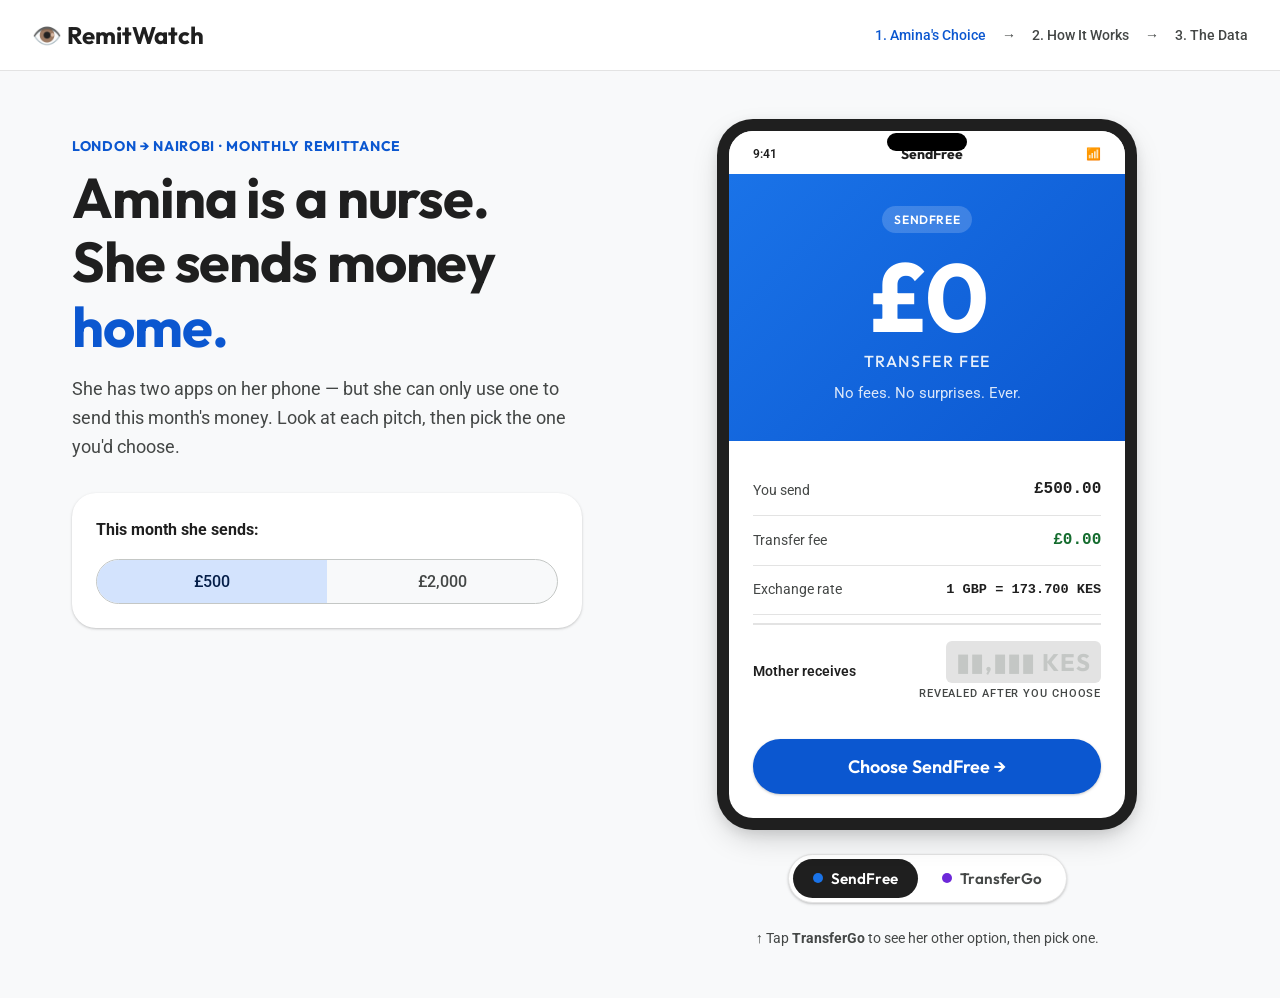
<file: index.html>
<!DOCTYPE html>
<html lang="en">
<head>
  <meta charset="UTF-8">
  <meta name="viewport" content="width=device-width, initial-scale=1.0">
  <title>RemitWatch — Amina's Story</title>
  <link rel="stylesheet" href="styles.css">
  <link href="https://fonts.googleapis.com/icon?family=Material+Symbols+Outlined" rel="stylesheet">
</head>
<body>

  <header class="top-app-bar">
    <a href="index.html" class="brand"><span>👁️</span> Remit<strong>Watch</strong></a>
    <div class="nav-steps">
      <span class="active">1. Amina's Choice</span>
      <span>→</span>
      <span>2. How It Works</span>
      <span>→</span>
      <span>3. The Data</span>
    </div>
  </header>

  <main class="container">

    <!-- ╔══════════════════════════════════════════════════════════
         ACT 1 — THE PITCH
         One app at a time. Toggle to flip the phone over.
    ══════════════════════════════════════════════════════════╗ -->
    <section class="pitch-stage" id="act1">
      <div class="pitch-intro">
        <div class="kicker">London → Nairobi &middot; Monthly Remittance</div>
        <h1 class="headline-large">Amina is a nurse.<br>She sends money <em>home.</em></h1>
        <p class="body-large">
          She has two apps on her phone — but she can only use one to send this month's money.
          Look at each pitch, then pick the one you'd choose.
        </p>

        <div class="amount-card">
          <strong>This month she sends:</strong>
          <div class="segmented-button" role="group">
            <button class="seg-btn active" onclick="setAmt(500, this)">£500</button>
            <button class="seg-btn" onclick="setAmt(2000, this)">£2,000</button>
          </div>
        </div>
      </div>

      <!-- THE PHONE — only one face visible at a time -->
      <div class="phone-stage">
        <div class="phone-frame">

          <!-- SENDFREE FACE -->
          <div class="phone-face active" id="face-a" data-app="a">
            <div class="phone-status-bar">
              <span>9:41</span>
              <span class="phone-status-name">SendFree</span>
              <span>📶</span>
            </div>

            <div class="pitch-hero ic-sf-bg">
              <div class="pitch-badge">SendFree</div>
              <div class="pitch-headline">
                <span class="pitch-zero">£0</span>
                <span class="pitch-zero-label">transfer fee</span>
              </div>
              <div class="pitch-tagline">No fees. No surprises. Ever.</div>
            </div>

            <div class="pitch-body">
              <div class="pitch-row">
                <span class="pitch-row-label">You send</span>
                <span class="pitch-row-value" id="a-send">£500.00</span>
              </div>
              <div class="pitch-row">
                <span class="pitch-row-label">Transfer fee</span>
                <span class="pitch-row-value val-green">£0.00</span>
              </div>
              <div class="pitch-row">
                <span class="pitch-row-label">Exchange rate</span>
                <span class="pitch-row-value pitch-rate-small" id="a-rate">1 GBP = 173.700 KES</span>
              </div>
              <div class="pitch-row pitch-row-total pitch-row-mystery">
                <span class="pitch-row-label">Mother receives</span>
                <span class="pitch-row-value mystery-value">
                  <span class="mystery-mask">▮▮,▮▮▮ KES</span>
                  <span class="mystery-hint">revealed after you choose</span>
                </span>
              </div>

              <button class="btn-primary pitch-choose" onclick="choose('a')">
                Choose SendFree →
              </button>
            </div>
          </div>

          <!-- TRANSFERGO FACE -->
          <div class="phone-face" id="face-b" data-app="b">
            <div class="phone-status-bar">
              <span>9:41</span>
              <span class="phone-status-name">TransferGo</span>
              <span>📶</span>
            </div>

            <div class="pitch-hero ic-tg-bg">
              <div class="pitch-badge">TransferGo</div>
              <div class="pitch-headline">
                <span class="pitch-zero pitch-zero-small">Real</span>
                <span class="pitch-zero-label">market rate</span>
              </div>
              <div class="pitch-tagline">Small upfront fee. The real exchange rate.</div>
            </div>

            <div class="pitch-body">
              <div class="pitch-row">
                <span class="pitch-row-label">You send</span>
                <span class="pitch-row-value" id="b-send">£500.00</span>
              </div>
              <div class="pitch-row">
                <span class="pitch-row-label">Transfer fee</span>
                <span class="pitch-row-value val-warn" id="b-fee">£7.15</span>
              </div>
              <div class="pitch-row">
                <span class="pitch-row-label">Exchange rate</span>
                <span class="pitch-row-value pitch-rate-small" id="b-rate">1 GBP = 175.375 KES</span>
              </div>
              <div class="pitch-row pitch-row-total pitch-row-mystery">
                <span class="pitch-row-label">Mother receives</span>
                <span class="pitch-row-value mystery-value">
                  <span class="mystery-mask">▮▮,▮▮▮ KES</span>
                  <span class="mystery-hint">revealed after you choose</span>
                </span>
              </div>

              <button class="btn-primary pitch-choose" onclick="choose('b')">
                Choose TransferGo →
              </button>
            </div>
          </div>

        </div>

        <!-- TOGGLE — flip between apps -->
        <div class="phone-toggle" role="group" aria-label="Switch between apps">
          <button class="toggle-btn active" id="toggle-a" onclick="flipTo('a')">
            <span class="toggle-dot ic-sf"></span> SendFree
          </button>
          <button class="toggle-btn" id="toggle-b" onclick="flipTo('b')">
            <span class="toggle-dot ic-tg"></span> TransferGo
          </button>
        </div>

        <p class="phone-hint" id="phone-hint">
          ↑ Tap <strong>TransferGo</strong> to see her other option, then pick one.
        </p>
      </div>
    </section>

    <!-- ╔══════════════════════════════════════════════════════════
         ACT 2 — COIN ANIMATION (committed; sending)
    ══════════════════════════════════════════════════════════╗ -->
    <div class="animation-stage" id="coin-stage">
      <h3 id="coin-lbl">Processing Transfer...</h3>
      <div class="progress-track"><div class="progress-fill" id="prog-bar"></div></div>
      <div class="coin-grid" id="coin-grid"></div>
    </div>

    <!-- ╔══════════════════════════════════════════════════════════
         ACT 3 — THE REVEAL (shortfall framing)
    ══════════════════════════════════════════════════════════╗ -->
    <div class="reveal-section" id="reveal">
      <div class="reveal-kicker" id="reveal-kicker">The real comparison</div>
      <h2 class="headline-large reveal-headline" id="reveal-hl">
        Both apps shortchanged mother.<br><em id="reveal-hl-em">Just in different ways.</em>
      </h2>

      <!-- BASELINE: what mother should have received at the honest market rate -->
      <div class="baseline-card">
        <div class="baseline-row">
          <div>
            <div class="baseline-label">At the real market rate, mother should receive</div>
            <div class="baseline-value" id="baseline-val">87,688 KES</div>
          </div>
          <div class="baseline-meta">
            <span id="baseline-amt">£500</span> · 1 GBP = <span id="baseline-rate">175.375 KES</span>
          </div>
        </div>
      </div>

      <!-- SHORTFALL BARS — the heart of the new reveal -->
      <div class="shortfall-stack">

        <div class="shortfall-row" id="sf-a">
          <div class="shortfall-header">
            <div class="shortfall-name">
              <span class="toggle-dot ic-sf"></span>
              <strong>SendFree</strong>
              <span class="shortfall-tag" id="sf-a-tag"></span>
            </div>
            <div class="shortfall-delivered" id="sf-a-delivered">86,850 KES</div>
          </div>

          <div class="shortfall-bar-wrap">
            <div class="shortfall-track" aria-label="Shortfall versus market rate">
              <div class="shortfall-delivered-bar" id="sf-a-bar" style="width: 92%;"></div>
              <div class="shortfall-lost-bar" id="sf-a-lost" style="width: 8%;"></div>
            </div>
            <div class="shortfall-lost-figure">
              <span class="shortfall-lost-amount" id="sf-a-lost-lbl">−838 KES</span>
              <span class="shortfall-lost-caption">never arrived</span>
            </div>
          </div>

          <div class="shortfall-explain">
            <span class="shortfall-mechanism">Lost to a <strong>weaker exchange rate</strong> than the market —
            SendFree quotes <strong id="sf-a-quoted-rate">173.700</strong>, the real rate is
            <strong id="sf-a-real-rate">175.375</strong>.</span>
          </div>
        </div>

        <div class="shortfall-row" id="sf-b">
          <div class="shortfall-header">
            <div class="shortfall-name">
              <span class="toggle-dot ic-tg"></span>
              <strong>TransferGo</strong>
              <span class="shortfall-tag" id="sf-b-tag"></span>
            </div>
            <div class="shortfall-delivered" id="sf-b-delivered">86,434 KES</div>
          </div>

          <div class="shortfall-bar-wrap">
            <div class="shortfall-track" aria-label="Shortfall versus market rate">
              <div class="shortfall-delivered-bar" id="sf-b-bar" style="width: 88%;"></div>
              <div class="shortfall-lost-bar" id="sf-b-lost" style="width: 12%;"></div>
            </div>
            <div class="shortfall-lost-figure">
              <span class="shortfall-lost-amount" id="sf-b-lost-lbl">−1,254 KES</span>
              <span class="shortfall-lost-caption">never arrived</span>
            </div>
          </div>

          <div class="shortfall-explain">
            <span class="shortfall-mechanism">Lost to an <strong>upfront transfer fee</strong> of
            <strong id="sf-b-fee-lbl">£7.15</strong> — shown honestly before sending.</span>
          </div>
        </div>

      </div>

      <!-- THE SCALE PUNCHLINE — animated -->
      <div class="scale-prompt">
        <div class="scale-prompt-text">
          <strong>Watch what happens at a bigger transfer.</strong>
          <span>Mother's salary, a school fee, a hospital bill.</span>
        </div>
        <div class="scale-toggle" role="group">
          <button class="scale-btn" id="scale-500" onclick="setScale(500)">£500</button>
          <button class="scale-btn active" id="scale-2000" onclick="setScale(2000)">£2,000</button>
        </div>
      </div>

      <!-- EXPANDABLE — the prose for users who want it -->
      <details class="reveal-details">
        <summary>
          <span>See the breakdown — fees, rates, real total cost</span>
          <span class="details-chevron">▾</span>
        </summary>
        <div class="reveal-details-body">
          <div class="results-grid">
            <div class="result-card" id="rc-a">
              <h3>SendFree</h3>
              <hr style="margin: 1rem 0; border: none; border-top: 1px solid var(--md-sys-color-outline-variant);">
              <div class="data-row"><span class="data-label">Mother receives</span><span class="data-value large" id="ra-val">—</span></div>
              <div class="data-row"><span class="data-label">Transfer fee</span><span class="data-value val-green">£0.00</span></div>
              <div class="data-row"><span class="data-label">Hidden FX margin</span><span class="data-value val-red" id="ra-fx">—</span></div>
              <div class="data-row"><span class="data-label"><strong>Real total cost</strong></span><span class="data-value" id="ra-pct">—</span></div>
            </div>

            <div class="result-card" id="rc-b">
              <h3>TransferGo</h3>
              <hr style="margin: 1rem 0; border: none; border-top: 1px solid var(--md-sys-color-outline-variant);">
              <div class="data-row"><span class="data-label">Mother receives</span><span class="data-value large" id="rb-val">—</span></div>
              <div class="data-row"><span class="data-label">Transfer fee</span><span class="data-value val-red" id="rb-fee">—</span></div>
              <div class="data-row"><span class="data-label">Hidden FX margin</span><span class="data-value val-green">£0.00</span></div>
              <div class="data-row"><span class="data-label"><strong>Real total cost</strong></span><span class="data-value" id="rb-pct">—</span></div>
            </div>
          </div>
          <p class="reveal-details-note">
            "Hidden FX margin" is the gap between the rate SendFree gives you and the rate the market actually offers.
            You never see it on the receipt — but mother does, in the smaller amount that arrives.
          </p>
        </div>
      </details>

      <div class="next-step-banner">
        <h2>Wait — what just happened?</h2>
        <p class="body-large" style="margin: 1rem auto;">
          Before we show you the global data, follow the money through the full system — every fee type explained, step by step.
        </p>
        <div style="display: flex; gap: 1rem; justify-content: center; flex-wrap: wrap;">
          <button class="btn-outlined" style="width: auto; padding: 12px 24px;" onclick="resetAll()">
            ↺ Try again with a different app
          </button>
          <a href="concepts.html" class="btn-primary" style="width: auto; padding: 12px 32px; text-decoration: none; display: inline-block;">
            How does it work? &rarr;
          </a>
        </div>
      </div>
    </div>
  </main>

  <script>
    // ─────────────────────────────────────────────────────────
    // STATE
    // ─────────────────────────────────────────────────────────
    const MID = 175.375;
    const A_RATE = 173.700;
    const FEES = { 500: { fee: 7.15 }, 2000: { fee: 14.50 } };

    let amt = 500;
    let picked = null;
    let sending = false;
    let visited = { a: true, b: false }; // SendFree shown first by design

    // ─────────────────────────────────────────────────────────
    // HELPERS
    // ─────────────────────────────────────────────────────────
    const fmt = n => Number(n).toLocaleString(undefined, { maximumFractionDigits: 0 });

    function calcA(a) {
      return {
        gets: Math.round(a * A_RATE),
        fxLoss: +(a - a * A_RATE / MID).toFixed(2),
        pct: +((1 - A_RATE / MID) * 100).toFixed(2)
      };
    }
    function calcB(a) {
      const f = FEES[a] || FEES[500];
      return {
        gets: Math.round((a - f.fee) * MID),
        fee: f.fee,
        pct: +(f.fee / a * 100).toFixed(2)
      };
    }

    // ─────────────────────────────────────────────────────────
    // PITCH SCREEN UPDATES
    // ─────────────────────────────────────────────────────────
    function updateCards() {
      const fee = (FEES[amt] || FEES[500]).fee;

      document.getElementById('a-send').textContent = '£' + amt.toFixed(2);
      document.getElementById('a-rate').textContent = '1 GBP = ' + A_RATE.toFixed(3) + ' KES';

      document.getElementById('b-send').textContent = '£' + amt.toFixed(2);
      document.getElementById('b-fee').textContent = '£' + fee.toFixed(2);
      document.getElementById('b-rate').textContent = '1 GBP = ' + MID.toFixed(3) + ' KES';
    }

    function setAmt(v, btn) {
      if (sending) return;
      amt = v;
      document.querySelectorAll('.seg-btn').forEach(b => b.classList.remove('active'));
      btn.classList.add('active');
      updateCards();
      // If reveal is already open, fold it so they re-commit at the new amount.
      if (document.getElementById('reveal').classList.contains('show')) {
        resetAll();
      }
    }

    // Flip the phone to show the other app
    function flipTo(id) {
      if (sending) return;
      document.querySelectorAll('.phone-face').forEach(f => f.classList.remove('active'));
      document.getElementById('face-' + id).classList.add('active');

      document.querySelectorAll('.toggle-btn').forEach(t => t.classList.remove('active'));
      document.getElementById('toggle-' + id).classList.add('active');

      visited[id] = true;
      updateHint();
    }

    function updateHint() {
      const hint = document.getElementById('phone-hint');
      if (visited.a && visited.b) {
        hint.innerHTML = "Seen both? Pick the one you'd choose — <strong>she can only use one.</strong>";
      } else if (visited.a && !visited.b) {
        hint.innerHTML = "↑ Tap <strong>TransferGo</strong> to see her other option, then pick one.";
      } else if (!visited.a && visited.b) {
        hint.innerHTML = "↑ Tap <strong>SendFree</strong> to see her other option, then pick one.";
      }
    }

    // ─────────────────────────────────────────────────────────
    // COMMIT — user picks an app
    // ─────────────────────────────────────────────────────────
    function choose(id) {
      if (sending) return;
      picked = id;
      doSend();
    }

    // ─────────────────────────────────────────────────────────
    // COIN ANIMATION
    // ─────────────────────────────────────────────────────────
    function buildCoins(total, lost) {
      const grid = document.getElementById('coin-grid');
      grid.innerHTML = '';
      for (let i = 0; i < total; i++) {
        const c = document.createElement('div');
        c.className = 'coin ' + (i < total - lost ? 'safe' : 'lost');
        c.textContent = '£';
        c.id = 'coin-' + i;
        grid.appendChild(c);
      }
    }

    function doSend() {
      if (!picked || sending) return;
      sending = true;

      // Lock the pitch stage and dim it
      document.getElementById('act1').classList.add('locked');

      const a = calcA(amt), b = calcB(amt);
      const pickedA = picked === 'a';
      const totalCost = pickedA ? a.fxLoss : b.fee;
      const totalCoins = 20;
      const lostCoins = Math.max(1, Math.round((totalCost / amt) * totalCoins));

      buildCoins(totalCoins, lostCoins);
      const stage = document.getElementById('coin-stage');
      stage.classList.add('show');
      stage.scrollIntoView({ behavior: 'smooth', block: 'center' });

      const bar = document.getElementById('prog-bar');
      const lbl = document.getElementById('coin-lbl');
      let progress = 0, lostSoFar = 0;
      const steps = 2000 / 50;
      lbl.textContent = 'Transferring £' + fmt(amt) + ' with ' + (pickedA ? 'SendFree' : 'TransferGo') + '...';

      const timer = setInterval(() => {
        progress = Math.min(progress + 100 / steps, 100);
        bar.style.width = progress.toFixed(1) + '%';
        const shouldLose = Math.floor(Math.max(0, (progress - 30) / 60) * lostCoins);
        while (lostSoFar < shouldLose && lostSoFar < lostCoins) {
          const el = document.getElementById('coin-' + (totalCoins - 1 - lostSoFar));
          if (el) el.classList.add('gone');
          lostSoFar++;
        }
        if (progress >= 100) {
          clearInterval(timer);
          setTimeout(() => showReveal(a, b, pickedA, lostCoins), 500);
        }
      }, 50);
    }

    // ─────────────────────────────────────────────────────────
    // REVEAL — shortfall framing
    // ─────────────────────────────────────────────────────────
    function showReveal(a2, b2, pickedA, lostCoins) {
      const lbl = document.getElementById('coin-lbl');
      lbl.textContent = pickedA
        ? lostCoins + ' coins never arrived — absorbed by the exchange rate margin.'
        : 'Sent! The fee was upfront. The rate was real.';

      // Sync the scale-toggle with whatever amount was committed at
      document.querySelectorAll('.scale-btn').forEach(b => b.classList.remove('active'));
      const scaleBtn = document.getElementById('scale-' + amt);
      if (scaleBtn) scaleBtn.classList.add('active');

      // Render everything at the committed amount
      renderShortfall(amt, pickedA);

      document.getElementById('reveal').classList.add('show');
      setTimeout(() => document.getElementById('reveal').scrollIntoView({ behavior: 'smooth', block: 'start' }), 200);
    }

    // Render the shortfall bars + baseline + details for a given amount
    function renderShortfall(forAmt, pickedA) {
      const a2 = calcA(forAmt);
      const b2 = calcB(forAmt);
      const baselineKes = Math.round(forAmt * MID);
      const aLostKes = baselineKes - a2.gets;
      const bLostKes = baselineKes - b2.gets;
      const aPct = a2.pct;   // % lost via FX margin
      const bPct = b2.pct;   // % lost via fee

      // BASELINE — what mother should have received
      document.getElementById('baseline-val').textContent = fmt(baselineKes) + ' KES';
      document.getElementById('baseline-amt').textContent = '£' + fmt(forAmt);
      document.getElementById('baseline-rate').textContent = MID.toFixed(3) + ' KES';

      // SHORTFALL BARS — use a shared visual scale.
      // We exaggerate the "lost" portion (×8) so 1% losses are still
      // legible at small amounts, while preserving the *ratio* between
      // SendFree's and TransferGo's bars so the comparison stays honest.
      const SCALE = 8;
      const aLostWidth = Math.min(aPct * SCALE, 60);
      const bLostWidth = Math.min(bPct * SCALE, 60);

      // SendFree
      document.getElementById('sf-a-delivered').textContent = fmt(a2.gets) + ' KES';
      document.getElementById('sf-a-bar').style.width = (100 - aLostWidth) + '%';
      document.getElementById('sf-a-lost').style.width = aLostWidth + '%';
      document.getElementById('sf-a-lost-lbl').textContent = '−' + fmt(aLostKes) + ' KES';

      // TransferGo
      document.getElementById('sf-b-delivered').textContent = fmt(b2.gets) + ' KES';
      document.getElementById('sf-b-bar').style.width = (100 - bLostWidth) + '%';
      document.getElementById('sf-b-lost').style.width = bLostWidth + '%';
      document.getElementById('sf-b-lost-lbl').textContent = '−' + fmt(bLostKes) + ' KES';
      document.getElementById('sf-b-fee-lbl').textContent = '£' + b2.fee.toFixed(2);

      // Tags showing which delivered more (now factual, not framed as winning)
      const aDeliveredMore = a2.gets > b2.gets;
      const tagA = document.getElementById('sf-a-tag');
      const tagB = document.getElementById('sf-b-tag');
      tagA.textContent = (aDeliveredMore ? 'Less lost' : 'More lost') + (pickedA ? ' · Your pick' : '');
      tagB.textContent = (!aDeliveredMore ? 'Less lost' : 'More lost') + (!pickedA ? ' · Your pick' : '');
      tagA.className = 'shortfall-tag ' + (aDeliveredMore ? 'tag-better' : 'tag-worse');
      tagB.className = 'shortfall-tag ' + (!aDeliveredMore ? 'tag-better' : 'tag-worse');

      // Highlight the user's pick
      document.getElementById('sf-a').classList.toggle('your-pick', pickedA);
      document.getElementById('sf-b').classList.toggle('your-pick', !pickedA);

      // Reframe the headline based on which app the user picked
      const hlEm = document.getElementById('reveal-hl-em');
      hlEm.textContent = pickedA
        ? "SendFree just hides it better."
        : "TransferGo shows it on the receipt.";

      // Details panel (expandable)
      document.getElementById('ra-val').textContent = fmt(a2.gets) + ' KES';
      document.getElementById('rb-val').textContent = fmt(b2.gets) + ' KES';
      document.getElementById('ra-fx').textContent = '−£' + a2.fxLoss.toFixed(2);
      document.getElementById('ra-pct').textContent = a2.pct.toFixed(2) + '%';
      document.getElementById('rb-fee').textContent = '−£' + b2.fee.toFixed(2);
      document.getElementById('rb-pct').textContent = b2.pct.toFixed(2) + '%';
    }

    // Scale toggle inside the reveal — animates the bars at a new amount
    function setScale(v) {
      amt = v;
      document.querySelectorAll('.scale-btn').forEach(b => b.classList.remove('active'));
      document.getElementById('scale-' + v).classList.add('active');
      // Also sync the top-of-page amount toggle so state stays consistent on reset
      document.querySelectorAll('.seg-btn').forEach(b => {
        b.classList.toggle('active', b.textContent.replace(/[^0-9]/g, '') == String(v));
      });
      renderShortfall(v, picked === 'a');
    }

    // ─────────────────────────────────────────────────────────
    // RESET
    // ─────────────────────────────────────────────────────────
    function resetAll() {
      sending = false;
      picked = null;
      visited = { a: true, b: false };

      document.getElementById('act1').classList.remove('locked');

      // Reset to SendFree first
      document.querySelectorAll('.phone-face').forEach(f => f.classList.remove('active'));
      document.getElementById('face-a').classList.add('active');
      document.querySelectorAll('.toggle-btn').forEach(t => t.classList.remove('active'));
      document.getElementById('toggle-a').classList.add('active');
      updateHint();

      document.getElementById('coin-stage').classList.remove('show');
      document.getElementById('coin-grid').innerHTML = '';
      document.getElementById('prog-bar').style.width = '0%';
      document.getElementById('reveal').classList.remove('show');

      document.getElementById('act1').scrollIntoView({ behavior: 'smooth', block: 'start' });
    }

    updateCards();
  </script>
</body>
</html>
</file>
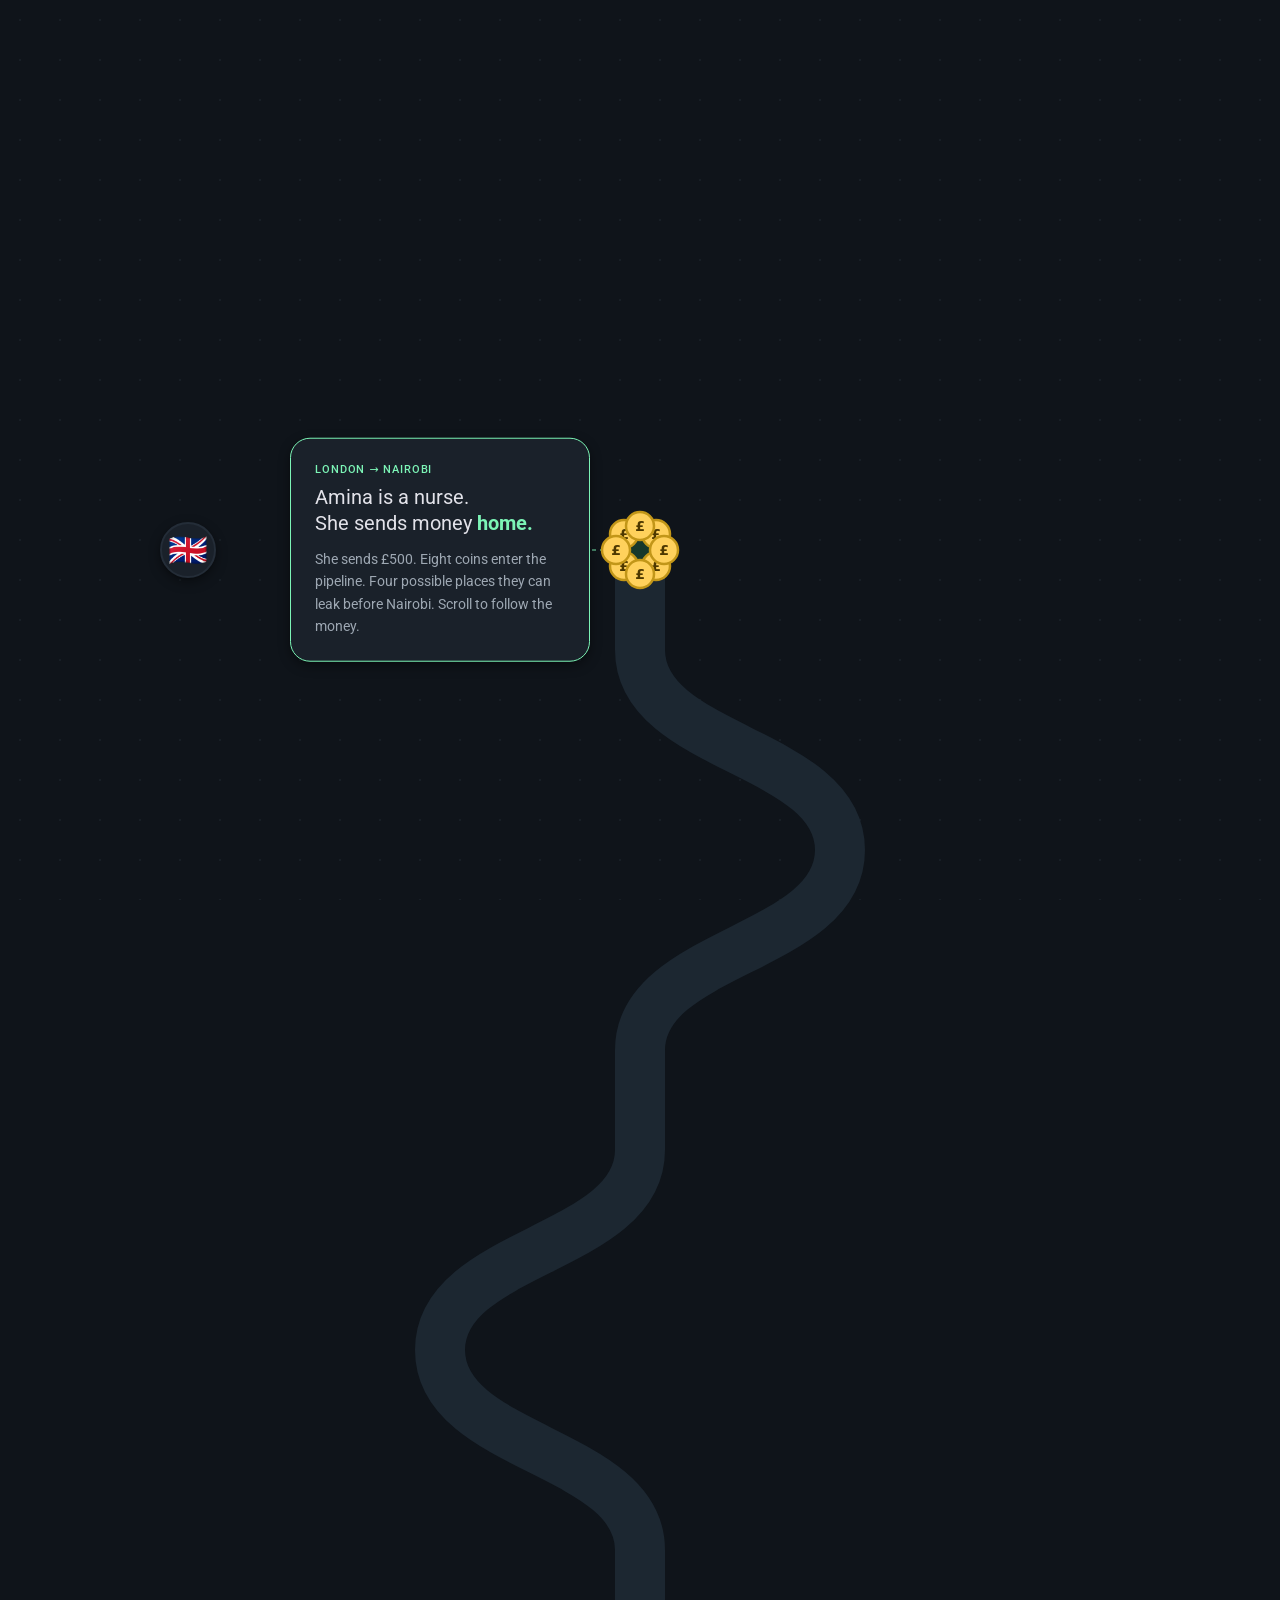
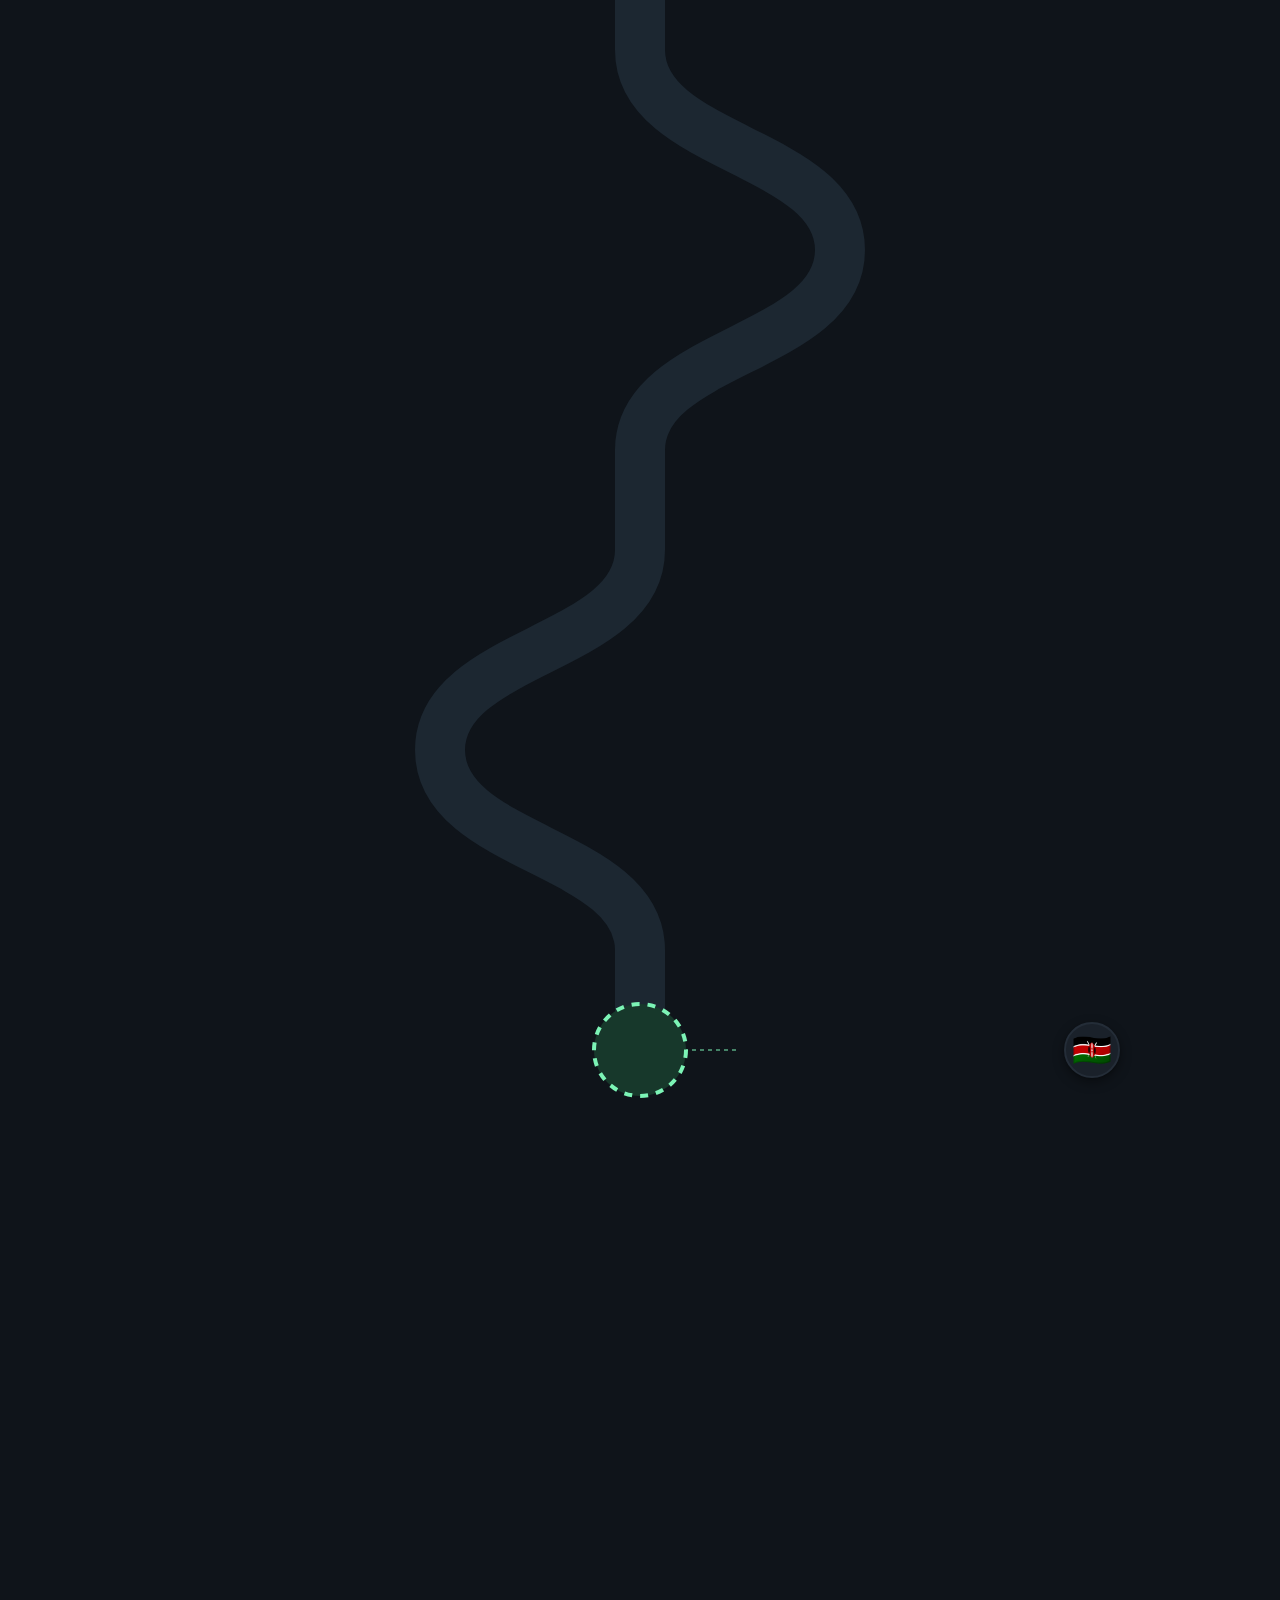
<file: concepts.html>
<!DOCTYPE html>
<html lang="en">
<head>
<meta charset="UTF-8">
<meta name="viewport" content="width=device-width, initial-scale=1.0">
<title>RemitWatch — The Macro Zoom Pipeline</title>
<link rel="preconnect" href="https://fonts.googleapis.com">
<link rel="preconnect" href="https://fonts.gstatic.com" crossorigin>
<link href="https://fonts.googleapis.com/css2?family=Roboto:wght@400;500;700&display=swap" rel="stylesheet">

<style>
  :root {
    --md-sys-color-background: #0F141A;
    --md-sys-color-on-background: #E2E2E9;
    --md-sys-color-surface: #161C24;
    --md-sys-color-surface-container: #1A212A;
    --md-sys-color-surface-container-high: #242D38;
    
    --md-sys-color-primary: #7CF4B6;
    --md-sys-color-primary-container: #17382B;
    --md-sys-color-primary-track: #1C2731;
    
    --md-sys-color-secondary: #A9B2BB;
    --md-sys-color-on-surface-variant: #9EA8B3;
    
    --md-sys-color-tertiary: #FFC182;
    --md-sys-color-tertiary-container: #4A3014;
    
    --md-sys-color-error: #FFA49D;
    --md-sys-color-error-container: #4D1A18;

    --md-sys-color-coin: #FFD15C;
    --md-sys-color-coin-edge: #C29618;
    --md-sys-color-coin-text: #4D3800;
    
    --md-sys-elevation-2: 0px 4px 12px rgba(0, 0, 0, 0.4), 0px 1px 3px rgba(0, 0, 0, 0.2);
    --md-sys-motion-standard: cubic-bezier(0.2, 0, 0, 1);
    --md-sys-motion-decelerate: cubic-bezier(0.05, 0.7, 0.1, 1);
    --md-sys-motion-bounce: cubic-bezier(0.34, 1.56, 0.64, 1);
  }

  * { box-sizing: border-box; margin: 0; padding: 0; }
  
  body {
    background-color: var(--md-sys-color-background);
    color: var(--md-sys-color-on-background);
    font-family: 'Roboto', system-ui, sans-serif;
    -webkit-font-smoothing: antialiased;
    overflow-x: hidden;
  }

  .grid-overlay {
    position: fixed; top: 0; left: 0; width: 100vw; height: 100vh;
    background-image: radial-gradient(var(--md-sys-color-surface-container-high) 1px, transparent 1px);
    background-size: 40px 40px; opacity: 0.4; pointer-events: none; z-index: 0;
  }

  /* Extra bottom padding ensures user can scroll far enough to easily trigger the zoom out */
  .snake-environment {
    position: relative;
    width: 100%;
    padding: 50vh 0 120vh 0; 
    z-index: 1;
    display: flex;
    justify-content: center;
  }

  .canvas {
    position: relative;
    width: 100%;
    max-width: 800px;
    aspect-ratio: 1 / 3; 
    transition: transform 1.4s var(--md-sys-motion-bounce);
    transform-origin: center 92%; /* Scales around the destination vault */
  }

  /* Macro-Zoom Effect */
  .canvas.zoomed-out {
    transform: scale(0.38);
  }

  .river-svg {
    position: absolute; top: 0; left: 0;
    width: 100%; height: 100%;
    pointer-events: none;
    overflow: visible;
  }

  .coin { fill: var(--md-sys-color-coin); stroke: var(--md-sys-color-coin-edge); stroke-width: 2; transition: opacity 0.3s ease; }
  
  .leaked-coin {
    opacity: 0;
    transition: transform 1s var(--md-sys-motion-decelerate), opacity 0.6s ease;
  }
  .leaked-coin.leak-vis { opacity: 1; transform: translateY(70px); }

  .payload-survivor { transition: transform 0.6s var(--md-sys-motion-bounce), opacity 0.4s ease; }
  #payload.deposited .payload-survivor { transform: translate(0px, 0px) scale(0) !important; opacity: 0; }

  /* Giant Final Coin */
  .final-master-coin {
    opacity: 0; transform: scale(0.3); transform-origin: 400px 2200px;
    transition: opacity 0.3s ease, transform 0.8s var(--md-sys-motion-bounce);
  }
  .final-master-coin.vis { opacity: 1; transform: scale(2.6); }

  .svg-drain {
    opacity: 0; transform: scale(0.5);
    transition: opacity 0.5s var(--md-sys-motion-standard), transform 0.8s var(--md-sys-motion-decelerate);
  }
  .svg-drain.vis { opacity: 1; transform: scale(1); }

  .desktop-connector {
    stroke-dasharray: 4,4; opacity: 0; transition: opacity 0.6s ease 0.3s;
  }
  .svg-drain.vis .desktop-connector, .final-master-coin.vis + .desktop-connector { opacity: 1; }

  /* Cards */
  .beat { position: absolute; width: 0; height: 0; z-index: 3; transition: opacity 0.5s ease; }
  .card-wrapper { position: absolute; width: 300px; top: 50%; }

  .align-right { left: 90px; transform: translateY(-50%); }
  .align-left { right: 90px; transform: translateY(-50%); }

  .beat-card {
    background-color: var(--md-sys-color-surface-container);
    border-radius: 20px; padding: 24px;
    box-shadow: var(--md-sys-elevation-2);
    border: 1px solid var(--md-sys-color-surface-container-high);
    opacity: 0; transform: scaleY(0.9) translateY(20px);
    transition: opacity 0.6s var(--md-sys-motion-standard), transform 0.6s var(--md-sys-motion-decelerate);
  }
  .beat.vis .beat-card { opacity: 1; transform: scaleY(1) translateY(0); }

  /* Zoom UI Adjustments */
  .canvas.zoomed-out .hide-on-zoom { opacity: 0; pointer-events: none; }
  .canvas.zoomed-out .final-card-wrapper { transform: scale(2.2) translate(-20px, 40px); transform-origin: left center; }

  .reveal-item { opacity: 0; transform: translateY(12px); transition: opacity 0.5s ease, transform 0.5s ease; }
  .beat.vis .reveal-item { opacity: 1; transform: translateY(0); }
  .beat.vis .delay-1 { transition-delay: 0.1s; }
  .beat.vis .delay-2 { transition-delay: 0.25s; }
  .beat.vis .delay-3 { transition-delay: 0.4s; }

  /* Typography */
  .md-label { font-size: 11px; font-weight: 500; letter-spacing: 0.08em; text-transform: uppercase; margin-bottom: 8px; display: block; }
  .md-headline { font-size: 20px; font-weight: 400; color: var(--md-sys-color-on-background); line-height: 1.3; margin-bottom: 12px; }
  .md-headline em { color: var(--md-sys-color-primary); font-style: normal; font-weight: 700; }
  .md-body { font-size: 14px; color: var(--md-sys-color-on-surface-variant); line-height: 1.6; }
  .md-body strong { color: var(--md-sys-color-on-background); font-weight: 500; }

  .md-chip {
    display: inline-flex; align-items: center; font-size: 11px; font-weight: 500;
    padding: 6px 14px; border-radius: 20px; margin-top: 16px;
  }
  
  .btn-primary {
    display: inline-flex; align-items: center; justify-content: center;
    background: var(--md-sys-color-primary); color: #04342C; text-decoration: none;
    font-size: 13px; font-weight: 600; padding: 10px 20px; border-radius: 30px;
    margin-top: 20px; width: 100%; transition: opacity 0.2s;
  }
  .btn-primary:hover { opacity: 0.9; }

  .chip-amber { background-color: var(--md-sys-color-tertiary-container); color: var(--md-sys-color-tertiary); }
  .chip-error { background-color: var(--md-sys-color-error-container); color: var(--md-sys-color-error); }
  .chip-blue { background-color: #0D2140; color: #82B4FF; } 

  /* Flags clearly positioned outside the canvas loop */
  .geo-flag {
    position: absolute; font-size: 32px; z-index: 5;
    background: var(--md-sys-color-surface-container);
    border-radius: 50%; width: 56px; height: 56px;
    display: flex; align-items: center; justify-content: center;
    box-shadow: var(--md-sys-elevation-2); border: 2px solid var(--md-sys-color-surface-container-high);
  }
  .flag-start { top: 4.16%; left: -10%; transform: translateY(-50%); }
  .flag-end { top: 91.66%; right: -10%; transform: translateY(-50%); }

  .m3-progress-container { position: fixed; top: 0; left: 0; width: 100%; height: 6px; background: var(--md-sys-color-background); z-index: 100; }
  .m3-progress-bar { height: 100%; width: 0%; background: var(--md-sys-color-primary); }

  @media (max-width: 800px) {
    .desktop-connector { display: none; }
    .geo-flag { display: none; } 
    .card-wrapper { left: 50%; right: auto; transform: translate(-50%, 60px); }
    .canvas.zoomed-out { transform: scale(0.42); }
  }
</style>
</head>
<body>

<div class="grid-overlay"></div>
<div class="m3-progress-container"><div class="m3-progress-bar" id="progress-bar"></div></div>

<div class="snake-environment">
  <div class="canvas" id="canvas">

    <svg class="river-svg" viewBox="0 0 800 2400" id="river">
      <defs>
        <g id="pound-coin">
          <circle cx="0" cy="0" r="14" fill="var(--md-sys-color-coin)" stroke="var(--md-sys-color-coin-edge)" stroke-width="2.5"/>
          <text x="0" y="5" text-anchor="middle" font-family="system-ui, sans-serif" font-size="14" font-weight="700" fill="var(--md-sys-color-coin-text)">£</text>
        </g>
        
        <marker id="arrow-right-tertiary" viewBox="0 0 10 10" refX="10" refY="5" markerWidth="6" markerHeight="6" orient="auto">
          <path d="M 0 0 L 10 5 L 0 10 z" fill="var(--md-sys-color-tertiary)" />
        </marker>
        <marker id="arrow-right-error" viewBox="0 0 10 10" refX="10" refY="5" markerWidth="6" markerHeight="6" orient="auto">
          <path d="M 0 0 L 10 5 L 0 10 z" fill="var(--md-sys-color-error)" />
        </marker>
        <marker id="arrow-left-error" viewBox="0 0 10 10" refX="0" refY="5" markerWidth="6" markerHeight="6" orient="auto">
          <path d="M 10 0 L 0 5 L 10 10 z" fill="var(--md-sys-color-error)" />
        </marker>
        <marker id="arrow-right-blue" viewBox="0 0 10 10" refX="10" refY="5" markerWidth="6" markerHeight="6" orient="auto">
          <path d="M 0 0 L 10 5 L 0 10 z" fill="#82B4FF" />
        </marker>
        <marker id="arrow-right-primary" viewBox="0 0 10 10" refX="10" refY="5" markerWidth="6" markerHeight="6" orient="auto">
          <path d="M 0 0 L 10 5 L 0 10 z" fill="var(--md-sys-color-primary)" />
        </marker>
      </defs>

      <path id="river-track"
        d="M 400 100 L 400 200 C 400 300, 600 300, 600 400 C 600 500, 400 500, 400 600 L 400 700 C 400 800, 200 800, 200 900 C 200 1000, 400 1000, 400 1100 L 400 1200 C 400 1300, 600 1300, 600 1400 C 600 1500, 400 1500, 400 1600 L 400 1700 C 400 1800, 200 1800, 200 1900 C 200 2000, 400 2000, 400 2100 L 400 2200"
        fill="none" stroke="var(--md-sys-color-primary-track)" stroke-width="50" stroke-linecap="round"
      />

      <path id="river-main"
        d="M 400 100 L 400 200 C 400 300, 600 300, 600 400 C 600 500, 400 500, 400 600 L 400 700 C 400 800, 200 800, 200 900 C 200 1000, 400 1000, 400 1100 L 400 1200 C 400 1300, 600 1300, 600 1400 C 600 1500, 400 1500, 400 1600 L 400 1700 C 400 1800, 200 1800, 200 1900 C 200 2000, 400 2000, 400 2100 L 400 2200"
        fill="none" stroke="var(--md-sys-color-primary)" stroke-width="24" stroke-linecap="round"
      />

      <circle cx="400" cy="100" r="28" fill="var(--md-sys-color-primary-container)" stroke="var(--md-sys-color-primary)" stroke-width="4"/>
      
      <line x1="372" y1="100" x2="300" y2="100" stroke="var(--md-sys-color-primary)" stroke-width="2" stroke-dasharray="4,4" opacity="0.5"/>
      <line x1="428" y1="2200" x2="500" y2="2200" stroke="var(--md-sys-color-primary)" stroke-width="2" stroke-dasharray="4,4" opacity="0.5"/>

      <g class="svg-drain" id="drain-1" style="transform-origin: 600px 400px;">
        <line x1="600" y1="400" x2="600" y2="470" stroke="var(--md-sys-color-tertiary)" stroke-width="4" stroke-dasharray="6,6" />
        <circle cx="600" cy="470" r="14" fill="var(--md-sys-color-background)" stroke="var(--md-sys-color-tertiary)" stroke-width="4"/>
        <g style="transform: translate(600px, 400px);"><use href="#pound-coin" class="leaked-coin" id="leak-coin-1" /></g>
        <line class="desktop-connector" x1="620" y1="400" x2="680" y2="400" stroke="var(--md-sys-color-tertiary)" stroke-width="2" marker-end="url(#arrow-right-tertiary)" />
      </g>

      <g class="svg-drain" id="drain-2" style="transform-origin: 200px 900px;">
        <line x1="200" y1="900" x2="200" y2="970" stroke="var(--md-sys-color-error)" stroke-width="4" stroke-dasharray="6,6" />
        <circle cx="200" cy="970" r="14" fill="var(--md-sys-color-background)" stroke="var(--md-sys-color-error)" stroke-width="4"/>
        <g style="transform: translate(200px, 900px);"><use href="#pound-coin" class="leaked-coin" id="leak-coin-2" /></g>
        <line class="desktop-connector" x1="180" y1="900" x2="120" y2="900" stroke="var(--md-sys-color-error)" stroke-width="2" marker-end="url(#arrow-left-error)" />
      </g>

      <g class="svg-drain" id="drain-3" style="transform-origin: 600px 1400px;">
        <line x1="600" y1="1400" x2="600" y2="1470" stroke="#82B4FF" stroke-width="4" stroke-dasharray="6,6" />
        <circle cx="600" cy="1470" r="14" fill="var(--md-sys-color-background)" stroke="#82B4FF" stroke-width="4"/>
        <g style="transform: translate(600px, 1400px);"><use href="#pound-coin" class="leaked-coin" id="leak-coin-3" /></g>
        <line class="desktop-connector" x1="620" y1="1400" x2="680" y2="1400" stroke="#82B4FF" stroke-width="2" marker-end="url(#arrow-right-blue)" />
      </g>

      <g class="svg-drain" id="drain-4" style="transform-origin: 200px 1900px;">
        <line x1="200" y1="1900" x2="200" y2="1970" stroke="var(--md-sys-color-error)" stroke-width="4" stroke-dasharray="6,6" />
        <circle cx="200" cy="1970" r="14" fill="var(--md-sys-color-background)" stroke="var(--md-sys-color-error)" stroke-width="4"/>
        <g style="transform: translate(200px, 1900px);"><use href="#pound-coin" class="leaked-coin" id="leak-coin-4" /></g>
        <line class="desktop-connector" x1="180" y1="1900" x2="120" y2="1900" stroke="var(--md-sys-color-error)" stroke-width="2" marker-end="url(#arrow-left-error)" />
      </g>
      
      <circle cx="400" cy="2200" r="46" fill="var(--md-sys-color-primary-container)" stroke="var(--md-sys-color-primary)" stroke-width="4" stroke-dasharray="8,8"/>
      
      <g id="final-master-coin" class="final-master-coin">
        <circle cx="400" cy="2200" r="32" fill="var(--md-sys-color-coin)" stroke="var(--md-sys-color-coin-edge)" stroke-width="4"/>
        <text x="400" y="2210" text-anchor="middle" font-family="system-ui, sans-serif" font-size="24" font-weight="800" fill="var(--md-sys-color-coin-text)">£479</text>
      </g>

      <line class="desktop-connector" x1="456" y1="2200" x2="480" y2="2200" stroke="var(--md-sys-color-primary)" stroke-width="2" marker-end="url(#arrow-right-primary)" />

      <g id="payload">
        <use href="#pound-coin" id="payload-coin-1" style="transform: translate(-16px, -16px)"/>
        <use href="#pound-coin" id="payload-coin-2" style="transform: translate(16px, -16px)"/>
        <use href="#pound-coin" id="payload-coin-3" style="transform: translate(-16px, 16px)"/>
        <use href="#pound-coin" id="payload-coin-4" style="transform: translate(16px, 16px)"/>
        <use href="#pound-coin" class="payload-survivor" style="transform: translate(0px, -24px)"/>
        <use href="#pound-coin" class="payload-survivor" style="transform: translate(0px, 24px)"/>
        <use href="#pound-coin" class="payload-survivor" style="transform: translate(-24px, 0px)"/>
        <use href="#pound-coin" class="payload-survivor" style="transform: translate(24px, 0px)"/>
      </g>
    </svg>

    <div class="geo-flag flag-start">🇬🇧</div>
    <div class="geo-flag flag-end">🇰🇪</div>

    <div class="beat vis hide-on-zoom" style="left: 50%; top: 4.16%;">
      <div class="card-wrapper align-left" style="right: 50px;">
        <div class="beat-card" style="border: 1px solid var(--md-sys-color-primary);">
          <span class="md-label" style="color: var(--md-sys-color-primary);">London → Nairobi</span>
          <div class="md-headline reveal-item delay-1">Amina is a nurse.<br>She sends money <em>home.</em></div>
          <div class="md-body reveal-item delay-2">She sends £500. Eight coins enter the pipeline. Four possible places they can leak before Nairobi. Scroll to follow the money.</div>
        </div>
      </div>
    </div>

    <div class="beat hide-on-zoom" style="left: 75%; top: 16.66%;" data-drain="drain-1" data-leak="1" data-trigger-x="600" data-trigger-y="400">
      <div class="card-wrapper align-right">
        <div class="beat-card">
          <span class="md-label reveal-item delay-1" style="color: var(--md-sys-color-tertiary)">Leak 01 · Transfer fee</span>
          <div class="md-headline reveal-item delay-2">The fee you <em>can see.</em></div>
          <div class="md-body reveal-item delay-3">Shown before you press Send. TransferGo charges <strong>£7.15</strong>. SendFree shows £0 — but keep scrolling.</div>
          <div class="md-chip chip-amber reveal-item delay-3">Visible — shown upfront</div>
        </div>
      </div>
    </div>

    <div class="beat hide-on-zoom" style="left: 25%; top: 37.50%;" data-drain="drain-2" data-leak="2" data-trigger-x="200" data-trigger-y="900">
      <div class="card-wrapper align-left">
        <div class="beat-card">
          <span class="md-label reveal-item delay-1" style="color: var(--md-sys-color-error)">Leak 02 · FX margin</span>
          <div class="md-headline reveal-item delay-2">The fee <em>hiding</em> in the rate.</div>
          <div class="md-body reveal-item delay-3">Real rate: <strong>175.375 KES</strong>. Provider gives: <strong>173.700 KES</strong>. That hidden gap costs Amina <strong>£4.78</strong>. Invisible on screen.</div>
          <div class="md-chip chip-error reveal-item delay-3">Hidden — buried in rate</div>
        </div>
      </div>
    </div>

    <div class="beat hide-on-zoom" style="left: 75%; top: 58.33%;" data-drain="drain-3" data-leak="3" data-trigger-x="600" data-trigger-y="1400">
      <div class="card-wrapper align-right">
        <div class="beat-card">
          <span class="md-label reveal-item delay-1" style="color: #82B4FF">Leak 03 · Correspondent fee</span>
          <div class="md-headline reveal-item delay-2">Charged <em>between</em> banks.</div>
          <div class="md-body reveal-item delay-3">Banks routing the transfer charge each other a toll. Neither Amina nor her mother sees it. <strong>Silently reduces the amount.</strong></div>
          <div class="md-chip chip-blue reveal-item delay-3">Hidden — between banks</div>
        </div>
      </div>
    </div>

    <div class="beat hide-on-zoom" style="left: 25%; top: 79.16%;" data-drain="drain-4" data-leak="4" data-trigger-x="200" data-trigger-y="1900">
      <div class="card-wrapper align-left">
        <div class="beat-card">
          <span class="md-label reveal-item delay-1" style="color: var(--md-sys-color-error)">Leak 04 · Receiving fee</span>
          <div class="md-headline reveal-item delay-2">Charged <em>on arrival.</em></div>
          <div class="md-body reveal-item delay-3">Some providers deduct a cut when the money is collected in Nairobi. Happens <strong>after</strong> Amina pressed Send. She never saw it coming.</div>
          <div class="md-chip chip-error reveal-item delay-3">Sometimes hidden</div>
        </div>
      </div>
    </div>

    <div class="beat" style="left: 50%; top: 91.66%;" data-trigger-x="400" data-trigger-y="2200">
      <div class="card-wrapper align-right final-card-wrapper" style="left: 90px; transition: transform 1.4s var(--md-sys-motion-bounce);">
        <div class="beat-card" style="border: 2px solid var(--md-sys-color-primary);">
          <span class="md-label reveal-item delay-1" style="color: var(--md-sys-color-primary);">Nairobi · Arrived</span>
          <div class="md-headline reveal-item delay-2">Here's what <em>actually arrived.</em></div>
          <div class="md-body reveal-item delay-3">≈ £479 reaches mother. £21 lost across four leaks. The UN says max £15. Commercial banks charge <strong>3× more.</strong></div>
          <a href="page2.html" class="btn-primary reveal-item delay-3">See the global data →</a>
        </div>
      </div>
    </div>

  </div>
</div>

<script>
  const path = document.getElementById('river-main');
  const pathLength = path.getTotalLength();
  path.style.strokeDasharray = pathLength;
  path.style.strokeDashoffset = pathLength;

  const svgCanvas = document.getElementById('canvas');
  const progressBar = document.getElementById('progress-bar');
  const payloadGroup = document.getElementById('payload');
  const finalMasterCoin = document.getElementById('final-master-coin');
  const beats = document.querySelectorAll('.beat');

  const pCoins = [
    document.getElementById('payload-coin-1'),
    document.getElementById('payload-coin-2'),
    document.getElementById('payload-coin-3'),
    document.getElementById('payload-coin-4')
  ];

  let leaksTriggered = { 1: false, 2: false, 3: false, 4: false };
  let isDeposited = false;
  let rafId = null;

  function handleScroll() {
    const rect = svgCanvas.getBoundingClientRect();
    const startTrigger = window.innerHeight / 2;
    
    // Calculates how far the user has scrolled down the SVG Canvas
    let progress = (startTrigger - rect.top) / rect.height;
    if (progress < 0) progress = 0;
    if (progress > 1) progress = 1;

    const docScroll = window.scrollY / (document.documentElement.scrollHeight - window.innerHeight);
    progressBar.style.width = `${docScroll * 100}%`;

    const currentDrawLength = pathLength * progress;
    path.style.strokeDashoffset = Math.max(0, pathLength - currentDrawLength);

    const tipPoint = path.getPointAtLength(currentDrawLength);
    
    if (!isDeposited) {
      payloadGroup.setAttribute('transform', `translate(${tipPoint.x}, ${tipPoint.y})`);
    }

    beats.forEach(beat => {
      const tx = parseInt(beat.getAttribute('data-trigger-x'));
      const ty = parseInt(beat.getAttribute('data-trigger-y'));
      if (isNaN(tx) || isNaN(ty)) return;

      const drainId = beat.getAttribute('data-drain');
      const leakId = beat.getAttribute('data-leak');
      const dist = Math.hypot(tipPoint.x - tx, tipPoint.y - ty);

      if (dist < 120 || (progress > 0.05 && tipPoint.y > ty)) {
        beat.classList.add('vis');
        if (drainId && document.getElementById(drainId)) {
          document.getElementById(drainId).classList.add('vis');
        }

        if (leakId && !leaksTriggered[leakId]) {
          leaksTriggered[leakId] = true;
          if(pCoins[leakId-1]) pCoins[leakId-1].style.opacity = '0'; 
          
          const leakCoin = document.getElementById(`leak-coin-${leakId}`);
          if (leakCoin) leakCoin.classList.add('leak-vis');
        }
      } else {
        beat.classList.remove('vis');
        if (drainId && document.getElementById(drainId)) {
          document.getElementById(drainId).classList.remove('vis');
        }
        
        if (leakId && leaksTriggered[leakId]) {
           leaksTriggered[leakId] = false;
           if(pCoins[leakId-1]) pCoins[leakId-1].style.opacity = '1';
           const leakCoin = document.getElementById(`leak-coin-${leakId}`);
           if (leakCoin) leakCoin.classList.remove('leak-vis');
        }
      }
    });

    // --- THE MACRO ZOOM REVEAL LOGIC ---
    // Triggered just before the final point
    if (tipPoint.y >= 2190 && !isDeposited) {
        isDeposited = true;
        
        // 1. Lock payload into vault
        payloadGroup.setAttribute('transform', `translate(400, 2200)`);
        payloadGroup.classList.add('deposited');
        
        // 2. Expand massive final coin
        finalMasterCoin.classList.add('vis');
        
        // 3. ZOOM OUT the entire canvas
        svgCanvas.classList.add('zoomed-out');
        
    } else if (tipPoint.y < 2190 && isDeposited) {
        isDeposited = false;
        payloadGroup.classList.remove('deposited');
        finalMasterCoin.classList.remove('vis');
        svgCanvas.classList.remove('zoomed-out');
    }
  }

  window.addEventListener('scroll', () => {
    if (!rafId) {
      rafId = requestAnimationFrame(() => {
        handleScroll();
        rafId = null;
      });
    }
  }, { passive: true });
  
  window.addEventListener('resize', handleScroll);
  handleScroll();
</script>
</body>
</html>
</file>
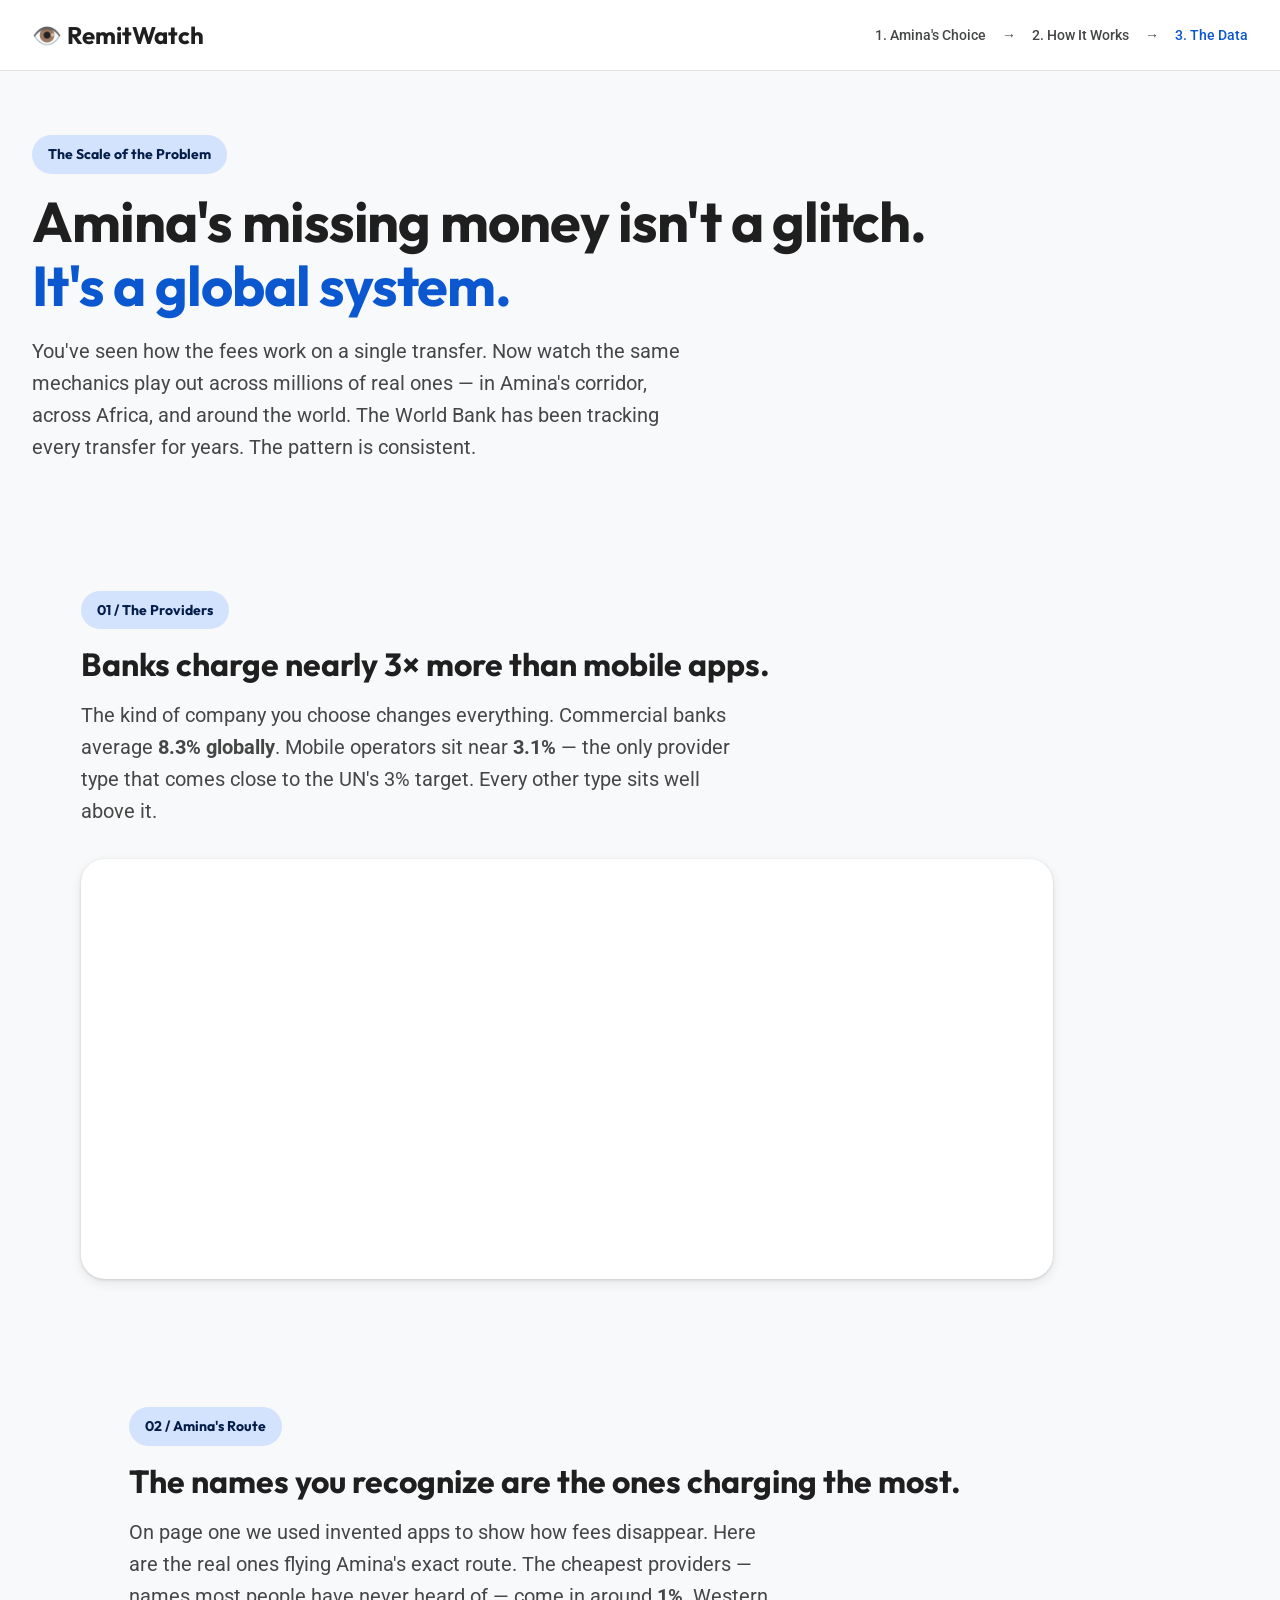
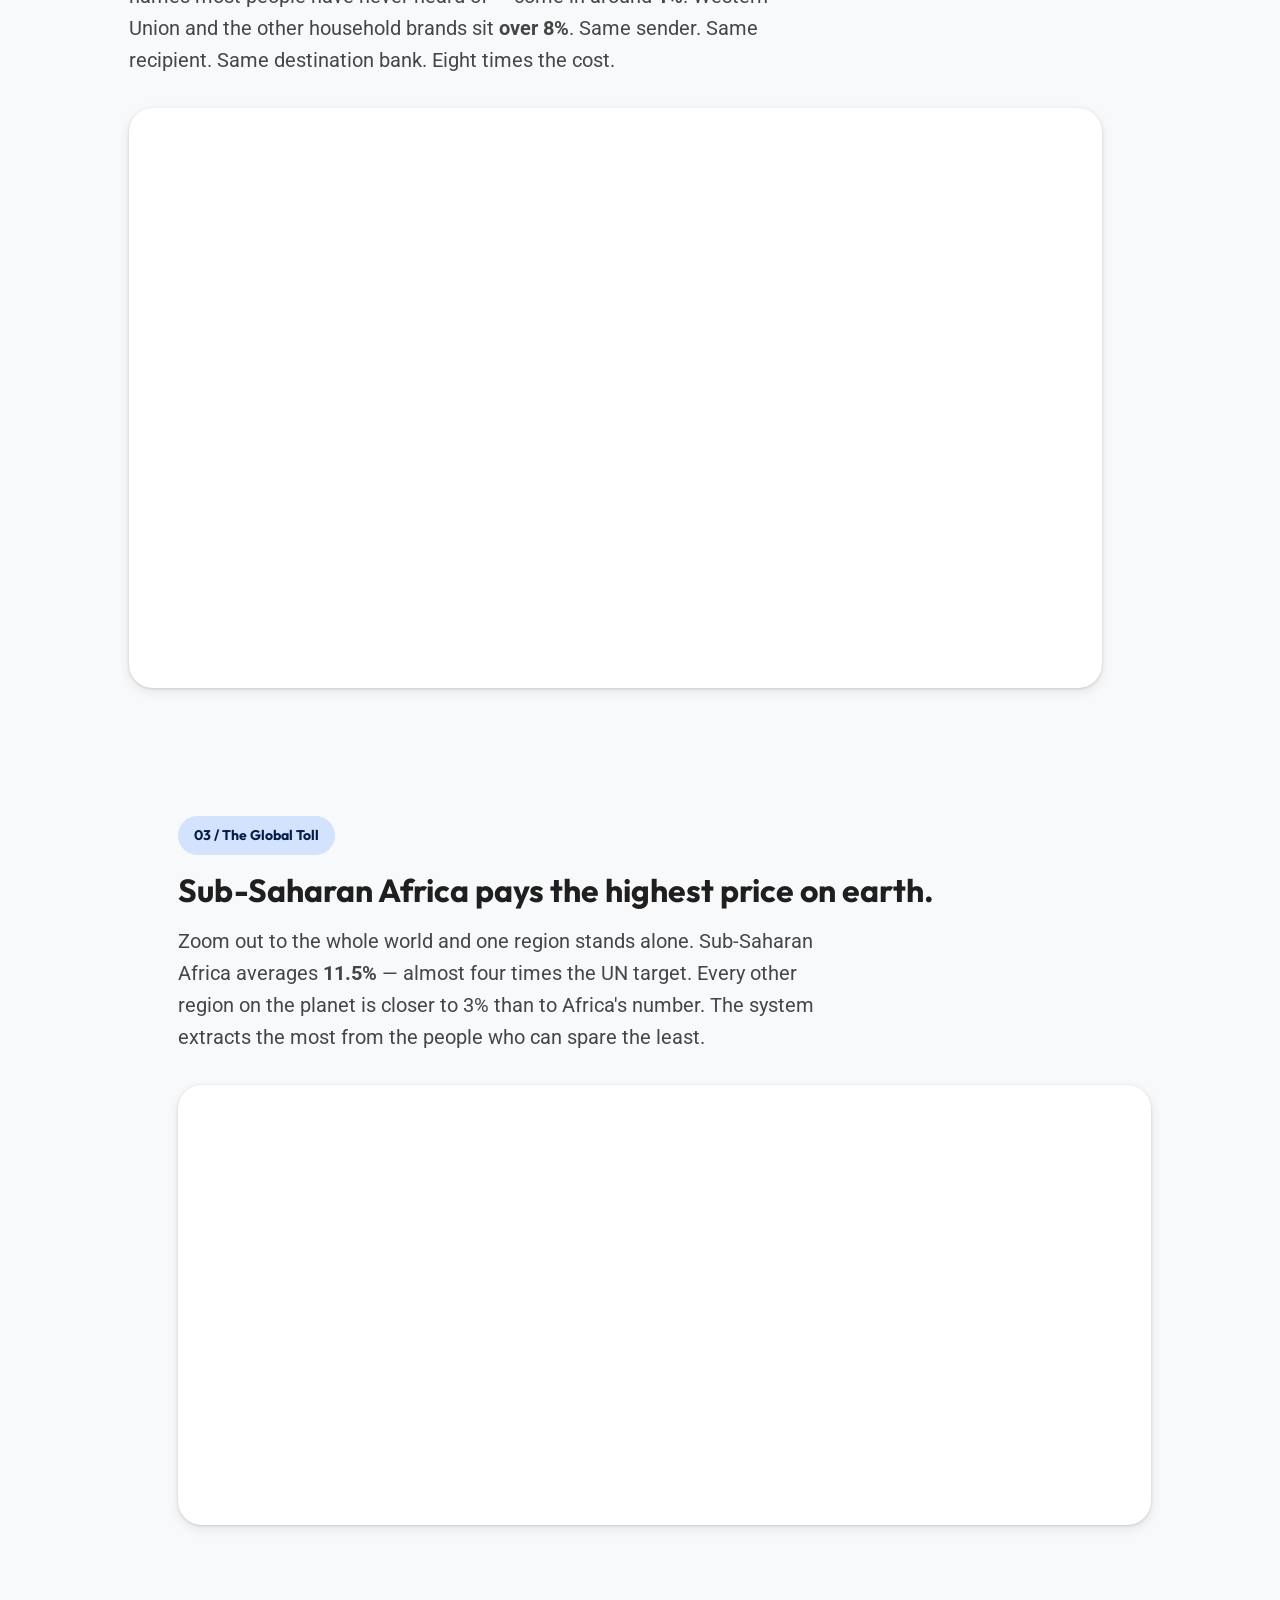
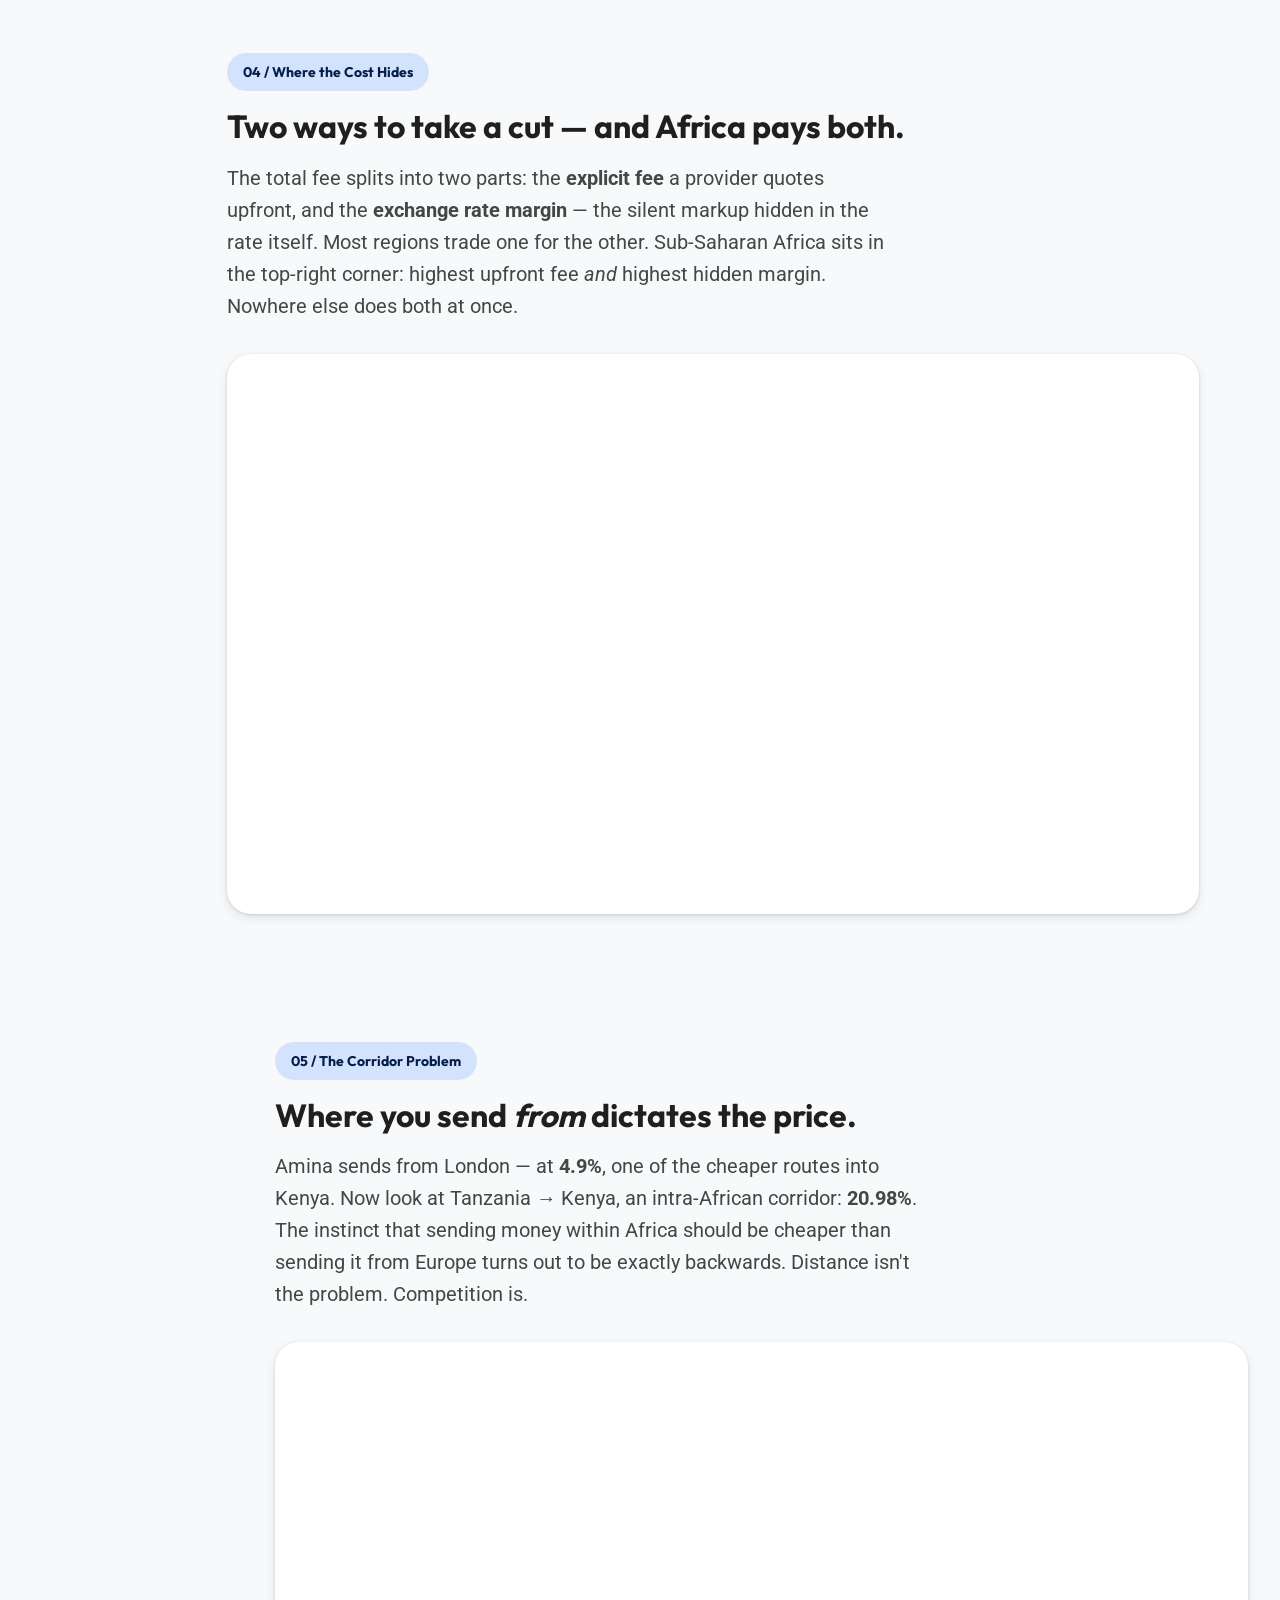
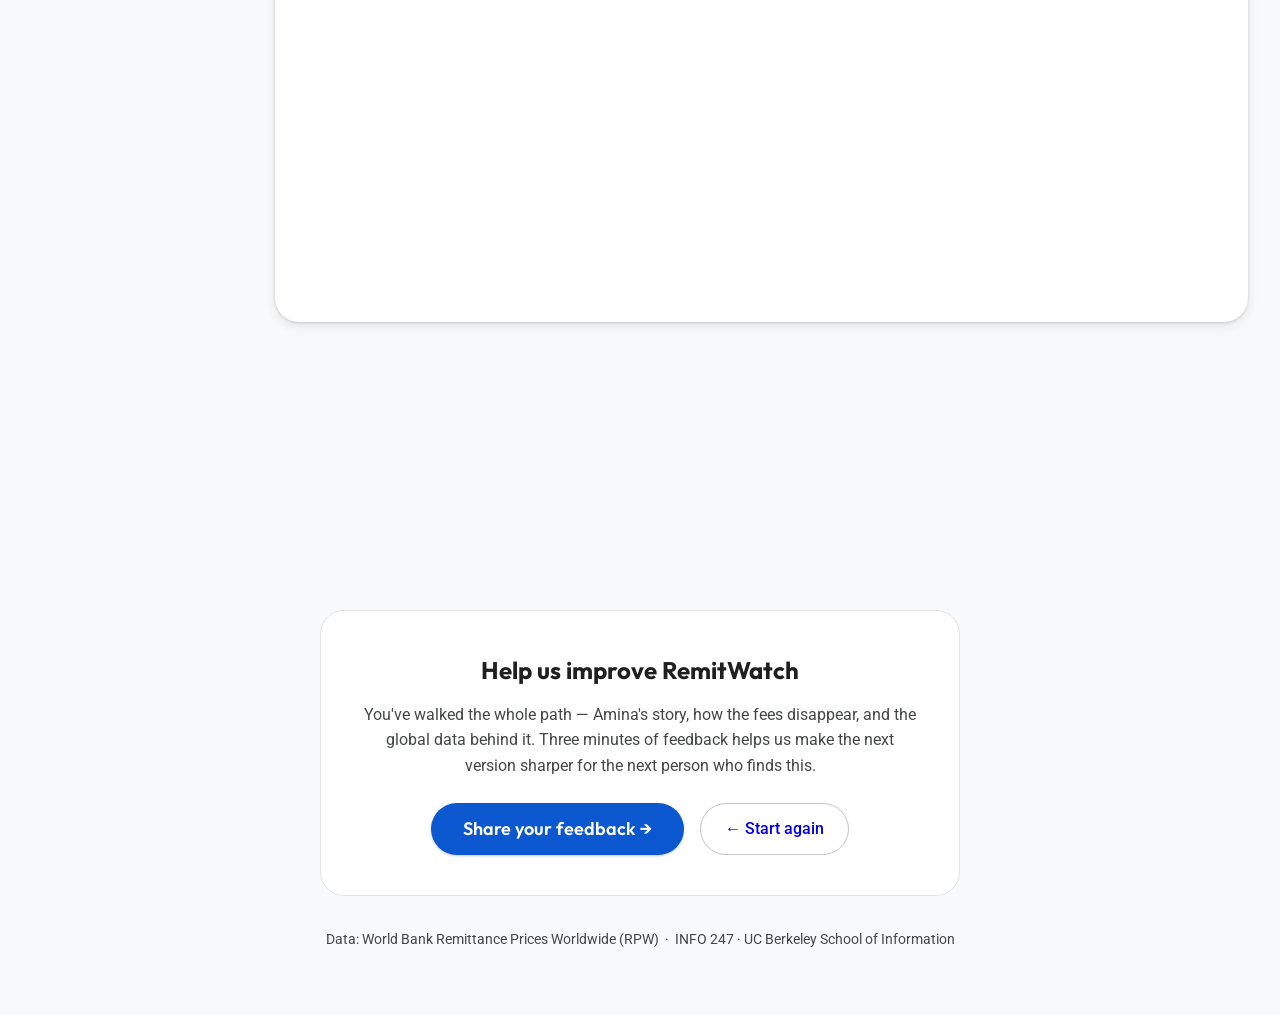
<file: page2.html>
<!DOCTYPE html>
<html lang="en">
<head>
  <meta charset="UTF-8">
  <meta name="viewport" content="width=device-width, initial-scale=1.0">
  <title>RemitWatch — The Global Data</title>
  <link rel="stylesheet" href="styles.css">
  <style>
    /* ── CASCADING "DOWN & RIGHT" ANIMATION SYSTEM ── */
    .slideshow-container {
      padding: 4rem 2rem;
      max-width: 1400px;
      margin: 0 auto;
      overflow-x: hidden;
    }

    .slide-step {
      margin-bottom: 8rem;
      opacity: 0;
      transform: translate(-80px, -80px);
      transition: opacity 1s cubic-bezier(0.2, 0.8, 0.2, 1),
                  transform 1s cubic-bezier(0.2, 0.8, 0.2, 1);
    }

    .slide-step.visible {
      opacity: 1;
      transform: translate(0, 0);
    }

    @media (min-width: 1000px) {
      .slide-step:nth-child(1) { width: 80%; margin-left: 0; }
      .slide-step:nth-child(2) { width: 80%; margin-left: 4%; }
      .slide-step:nth-child(3) { width: 80%; margin-left: 8%; }
      .slide-step:nth-child(4) { width: 80%; margin-left: 12%; }
      .slide-step:nth-child(5) { width: 80%; margin-left: 16%; }
      .slide-step:nth-child(6) { width: 80%; margin-left: 20%; }
    }

    .insight-tag {
      display: inline-block;
      background: var(--md-sys-color-primary-container);
      color: var(--md-sys-color-on-primary-container);
      padding: 8px 16px;
      border-radius: 50px;
      font-weight: 700;
      font-size: 0.875rem;
      margin-bottom: 1rem;
      font-family: var(--font-brand);
    }

    .punchy-text {
      font-size: 1.25rem;
      color: var(--md-sys-color-on-surface-variant);
      max-width: 60ch;
      margin-bottom: 2rem;
    }

    /* ── FEEDBACK BANNER ── */
    .feedback-banner {
      background: var(--md-sys-color-surface-container);
      border: 1px solid var(--md-sys-color-outline-variant);
      border-radius: 24px;
      padding: 2.5rem;
      text-align: center;
      margin: 2rem auto 0;
      max-width: 640px;
    }

    .feedback-banner h3 {
      font-family: var(--font-brand);
      font-size: 1.5rem;
      margin-bottom: 0.75rem;
      color: var(--md-sys-color-on-background);
    }

    .feedback-banner p {
      font-size: 1rem;
      color: var(--md-sys-color-on-surface-variant);
      margin-bottom: 1.5rem;
      line-height: 1.6;
    }

    .btn-group {
      display: flex;
      gap: 1rem;
      justify-content: center;
      flex-wrap: wrap;
    }
  </style>
</head>
<body>

  <header class="top-app-bar">
    <a href="index.html" class="brand"><span>👁️</span> Remit<strong>Watch</strong></a>
    <div class="nav-steps">
      <a href="index.html" style="color: var(--md-sys-color-on-surface-variant); text-decoration: none;">1. Amina's Choice</a>
      <span>→</span>
      <a href="concepts.html" style="color: var(--md-sys-color-on-surface-variant); text-decoration: none;">2. How It Works</a>
      <span>→</span>
      <span class="active">3. The Data</span>
    </div>
  </header>

  <main class="slideshow-container">

    <!-- INTRO -->
    <div class="slide-step visible">
      <div class="insight-tag">The Scale of the Problem</div>
      <h1 class="headline-large">Amina's missing money isn't a glitch.<br><em>It's a global system.</em></h1>
      <p class="punchy-text">
        You've seen how the fees work on a single transfer. Now watch the same mechanics play out
        across millions of real ones — in Amina's corridor, across Africa, and around the world.
        The World Bank has been tracking every transfer for years. The pattern is consistent.
      </p>
    </div>

    <!-- SLIDE 1: PROVIDER TYPE -->
    <div class="slide-step">
      <div class="insight-tag">01 / The Providers</div>
      <h2 class="block-title">Banks charge nearly 3× more than mobile apps.</h2>
      <p class="punchy-text">
        The kind of company you choose changes everything. Commercial banks average
        <strong>8.3% globally</strong>. Mobile operators sit near <strong>3.1%</strong> —
        the only provider type that comes close to the UN's 3% target. Every other type
        sits well above it.
      </p>
      <div class="chart-container">
        <div class="chart-iframe-wrapper">
          <iframe
            src="https://public.tableau.com/views/Book1_17777798762820/MTOscheaper?:showVizHome=no&:embed=true&:toolbar=no&:tabs=no"
            width="100%" height="420"
            title="Average Cost by Provider Type">
          </iframe>
        </div>
      </div>
    </div>

    <!-- SLIDE 2: UK PROVIDERS -->
    <div class="slide-step">
      <div class="insight-tag">02 / Amina's Route</div>
      <h2 class="block-title">The names you recognize are the ones charging the most.</h2>
      <p class="punchy-text">
        On page one we used invented apps to show how fees disappear. Here are the real ones
        flying Amina's exact route. The cheapest providers — names most people have never heard of —
        come in around <strong>1%</strong>. Western Union and the other household brands sit
        <strong>over 8%</strong>. Same sender. Same recipient. Same destination bank.
        Eight times the cost.
      </p>
      <div class="chart-container">
        <div class="chart-iframe-wrapper">
          <iframe
            src="https://public.tableau.com/views/Book1_17777798762820/Uk-providers-to-Kenya?:showVizHome=no&:embed=true&:toolbar=no&:tabs=no"
            width="100%" height="580"
            title="UK to Kenya Providers">
          </iframe>
        </div>
      </div>
    </div>

    <!-- SLIDE 3: GLOBAL REGION -->
    <div class="slide-step">
      <div class="insight-tag">03 / The Global Toll</div>
      <h2 class="block-title">Sub-Saharan Africa pays the highest price on earth.</h2>
      <p class="punchy-text">
        Zoom out to the whole world and one region stands alone. Sub-Saharan Africa
        averages <strong>11.5%</strong> — almost four times the UN target. Every other
        region on the planet is closer to 3% than to Africa's number. The system extracts
        the most from the people who can spare the least.
      </p>
      <div class="chart-container">
        <div class="chart-iframe-wrapper">
          <iframe
            src="https://public.tableau.com/views/Book1_17777798762820/regioncostsmore?:showVizHome=no&:embed=true&:toolbar=no&:tabs=no"
            width="100%" height="440"
            title="Average Cost by Region">
          </iframe>
        </div>
      </div>
    </div>

    <!-- SLIDE 4: WHERE THE COST HIDES (SCATTER) -->
    <div class="slide-step">
      <div class="insight-tag">04 / Where the Cost Hides</div>
      <h2 class="block-title">Two ways to take a cut — and Africa pays both.</h2>
      <p class="punchy-text">
        The total fee splits into two parts: the <strong>explicit fee</strong> a provider quotes
        upfront, and the <strong>exchange rate margin</strong> — the silent markup hidden in the
        rate itself. Most regions trade one for the other. Sub-Saharan Africa sits in the
        top-right corner: highest upfront fee <em>and</em> highest hidden margin.
        Nowhere else does both at once.
      </p>
      <div class="chart-container">
        <div class="chart-iframe-wrapper">
          <iframe
            src="https://public.tableau.com/views/Book1_17777798762820/hypothesis-5?:showVizHome=no&:embed=true&:toolbar=no&:tabs=no"
            width="100%" height="560"
            title="Explicit Fee vs Exchange Rate Margin by Region">
          </iframe>
        </div>
      </div>
    </div>

    <!-- SLIDE 5: CORRIDORS TO KENYA -->
    <div class="slide-step">
      <div class="insight-tag">05 / The Corridor Problem</div>
      <h2 class="block-title">Where you send <em>from</em> dictates the price.</h2>
      <p class="punchy-text">
        Amina sends from London — at <strong>4.9%</strong>, one of the cheaper routes into Kenya.
        Now look at Tanzania → Kenya, an intra-African corridor: <strong>20.98%</strong>.
        The instinct that sending money within Africa should be cheaper than sending it from
        Europe turns out to be exactly backwards. Distance isn't the problem. Competition is.
      </p>
      <div class="chart-container">
        <div class="chart-iframe-wrapper">
          <iframe
            src="https://public.tableau.com/views/Book1_17777798762820/sendingtokenya?:showVizHome=no&:embed=true&:toolbar=no&:tabs=no"
            width="100%" height="580"
            title="Sending to Kenya by Corridor">
          </iframe>
        </div>
      </div>
    </div>

  </main>

  <!-- FOOTER + FEEDBACK -->
  <footer style="padding: 4rem 2rem; text-align: center;">

    <div class="feedback-banner">
      <h3>Help us improve RemitWatch</h3>
      <p>
        You've walked the whole path — Amina's story, how the fees disappear, and the global
        data behind it. Three minutes of feedback helps us make the next version sharper
        for the next person who finds this.
      </p>
      <div class="btn-group">
        <a
          href="https://forms.gle/YOUR_GOOGLE_FORM_LINK_HERE"
          target="_blank"
          rel="noopener noreferrer"
          class="btn-primary"
          style="text-decoration: none; display: inline-block; width: auto; padding: 12px 32px;">
          Share your feedback &rarr;
        </a>
        <a
          href="index.html"
          class="btn-outlined"
          style="text-decoration: none; display: inline-block; width: auto; padding: 12px 24px;">
          &larr; Start again
        </a>
      </div>
    </div>

    <p style="margin-top: 2rem; font-size: 0.875rem; color: var(--md-sys-color-on-surface-variant);">
      Data: World Bank Remittance Prices Worldwide (RPW) &nbsp;·&nbsp;
      INFO 247 · UC Berkeley School of Information
    </p>

  </footer>

  <script>
    const observer = new IntersectionObserver((entries) => {
      entries.forEach(entry => {
        if (entry.isIntersecting) {
          entry.target.classList.add('visible');
          observer.unobserve(entry.target);
        }
      });
    }, {
      threshold: 0.15,
      rootMargin: "0px 0px -50px 0px"
    });

    document.querySelectorAll('.slide-step').forEach(el => observer.observe(el));
  </script>
</body>
</html>
</file>
<file: styles.css>
/* ═══════════════════════════════════════
   REMITWATCH — Material Design Styles
═══════════════════════════════════════ */

@import url('https://fonts.googleapis.com/css2?family=Outfit:wght@400;500;600;700&family=Roboto:wght@400;500;700&display=swap');

:root {
  /* Material 3 Light Theme Colors */
  --md-sys-color-primary: #0b57d0;
  --md-sys-color-on-primary: #ffffff;
  --md-sys-color-primary-container: #d3e3fd;
  --md-sys-color-on-primary-container: #041e49;

  --md-sys-color-surface: #f8f9fa;
  --md-sys-color-surface-container: #ffffff;
  --md-sys-color-on-surface: #1f1f1f;
  --md-sys-color-on-surface-variant: #444746;
  --md-sys-color-outline: #c4c7c5;
  --md-sys-color-outline-variant: #e3e3e3;

  /* Semantic Colors */
  --semantic-success: #146c2e;
  --semantic-success-container: #c4eed0;
  --semantic-error: #b3261e;
  --semantic-error-container: #f9dedc;
  --semantic-warning: #b36b00;

  /* Typography */
  --font-brand: 'Outfit', sans-serif;
  --font-body: 'Roboto', sans-serif;

  /* Layout & Elevations */
  --max-width-interactive: 1200px;
  --max-width-data: 1000px;
  --radius-sm: 8px;
  --radius-md: 16px;
  --radius-lg: 24px;
  --radius-phone: 36px;
  --elevation-1: 0 1px 2px 0 rgba(0,0,0,0.15), 0 1px 3px 1px rgba(0,0,0,0.05);
  --elevation-2: 0 1px 3px 0 rgba(0,0,0,0.15), 0 4px 8px 3px rgba(0,0,0,0.05);
  --elevation-3: 0 4px 8px 3px rgba(0,0,0,0.15), 0 8px 16px 6px rgba(0,0,0,0.05);
  --elevation-phone: 0 12px 32px -8px rgba(0,0,0,0.22), 0 4px 12px rgba(0,0,0,0.08);
}

* { box-sizing: border-box; margin: 0; padding: 0; }

body {
  font-family: var(--font-body);
  background-color: var(--md-sys-color-surface);
  color: var(--md-sys-color-on-surface);
  line-height: 1.6;
  -webkit-font-smoothing: antialiased;
}

/* ── TOP APP BAR ── */
.top-app-bar {
  background: var(--md-sys-color-surface-container);
  border-bottom: 1px solid var(--md-sys-color-outline-variant);
  padding: 1rem 2rem;
  position: sticky;
  top: 0;
  z-index: 100;
  display: flex;
  justify-content: space-between;
  align-items: center;
}

.brand {
  font-family: var(--font-brand);
  font-size: 1.5rem;
  font-weight: 700;
  color: var(--md-sys-color-on-surface);
  text-decoration: none;
}
.brand span { color: var(--md-sys-color-primary); }

.nav-steps {
  display: flex;
  gap: 1rem;
  font-size: 0.875rem;
  font-weight: 500;
  color: var(--md-sys-color-on-surface-variant);
}
.nav-steps .active { color: var(--md-sys-color-primary); }

/* ── LAYOUT CONTAINERS ── */
.container {
  max-width: var(--max-width-interactive);
  margin: 0 auto;
  padding: 3rem 2rem;
}
.container-data {
  max-width: var(--max-width-data);
  margin: 0 auto;
  padding: 3rem 2rem;
}

/* ── STORYTELLING TYPOGRAPHY ── */
.kicker {
  font-family: var(--font-brand);
  font-size: 0.875rem;
  font-weight: 700;
  text-transform: uppercase;
  letter-spacing: 0.05em;
  color: var(--md-sys-color-primary);
  margin-bottom: 0.5rem;
}

.headline-large {
  font-family: var(--font-brand);
  font-size: clamp(2.5rem, 5vw, 3.5rem);
  line-height: 1.15;
  font-weight: 700;
  letter-spacing: -0.02em;
  margin-bottom: 1rem;
}
.headline-large em { color: var(--md-sys-color-primary); font-style: normal; }

.body-large {
  font-size: 1.125rem;
  color: var(--md-sys-color-on-surface-variant);
  margin-bottom: 2rem;
  max-width: 60ch;
}

/* ── INTERACTIVE CONTROLS ── */
.amount-card {
  background: var(--md-sys-color-surface-container);
  border-radius: var(--radius-lg);
  padding: 1.5rem;
  box-shadow: var(--elevation-1);
  margin-bottom: 2rem;
}

.segmented-button {
  display: flex;
  background: var(--md-sys-color-surface);
  border: 1px solid var(--md-sys-color-outline);
  border-radius: 50px;
  overflow: hidden;
  margin-top: 1rem;
}

.seg-btn {
  flex: 1;
  padding: 12px;
  border: none;
  background: transparent;
  font-family: var(--font-body);
  font-size: 1rem;
  font-weight: 500;
  cursor: pointer;
  color: var(--md-sys-color-on-surface-variant);
  transition: background 0.2s, color 0.2s;
}
.seg-btn.active {
  background: var(--md-sys-color-primary-container);
  color: var(--md-sys-color-on-primary-container);
}

.btn-primary {
  width: 100%;
  padding: 16px;
  border-radius: 50px;
  background: var(--md-sys-color-primary);
  color: var(--md-sys-color-on-primary);
  border: none;
  font-family: var(--font-brand);
  font-size: 1.125rem;
  font-weight: 600;
  cursor: pointer;
  box-shadow: var(--elevation-1);
  transition: box-shadow 0.2s, transform 0.1s;
}
.btn-primary:hover:not(:disabled) { box-shadow: var(--elevation-2); transform: translateY(-1px); }
.btn-primary:disabled {
  background: var(--md-sys-color-outline-variant);
  color: var(--md-sys-color-outline);
  cursor: not-allowed;
  box-shadow: none;
}

.btn-outlined {
  padding: 10px;
  border-radius: 50px;
  border: 1px solid var(--md-sys-color-outline);
  background: transparent;
  font-weight: 500;
  cursor: pointer;
}

/* ═══════════════════════════════════════════════════════════
   PITCH STAGE — Act 1 (single-app commitment)
═══════════════════════════════════════════════════════════ */
.pitch-stage {
  display: grid;
  grid-template-columns: 1fr 1.1fr;
  gap: 4rem;
  align-items: start;
  transition: opacity 0.4s ease, filter 0.4s ease;
}
@media (max-width: 900px) {
  .pitch-stage { grid-template-columns: 1fr; gap: 2.5rem; }
}
.pitch-stage.locked { opacity: 0.45; filter: grayscale(60%); pointer-events: none; }

.pitch-intro { padding-top: 1rem; }

/* ── THE PHONE FRAME ── */
.phone-stage {
  display: flex;
  flex-direction: column;
  align-items: center;
  gap: 1.5rem;
}

.phone-frame {
  width: 100%;
  max-width: 420px;
  background: #1f1f1f;
  border-radius: var(--radius-phone);
  padding: 12px;
  box-shadow: var(--elevation-phone);
  position: relative;
  overflow: hidden;
}
/* Subtle "notch" detail at top */
.phone-frame::before {
  content: '';
  position: absolute;
  top: 14px;
  left: 50%;
  transform: translateX(-50%);
  width: 80px;
  height: 18px;
  background: #000;
  border-radius: 12px;
  z-index: 3;
}

/* ── PHONE FACES ── */
.phone-face {
  display: none;
  background: var(--md-sys-color-surface-container);
  border-radius: calc(var(--radius-phone) - 12px);
  overflow: hidden;
  animation: faceFadeIn 0.35s ease-out;
}
.phone-face.active { display: block; }

@keyframes faceFadeIn {
  from { opacity: 0; transform: scale(0.98); }
  to { opacity: 1; transform: scale(1); }
}

.phone-status-bar {
  display: flex;
  justify-content: space-between;
  align-items: center;
  padding: 12px 24px 8px;
  font-size: 0.75rem;
  font-weight: 600;
  color: var(--md-sys-color-on-surface);
  background: var(--md-sys-color-surface-container);
}
.phone-status-name {
  font-family: var(--font-brand);
  font-size: 0.875rem;
  font-weight: 700;
  color: var(--md-sys-color-on-surface);
}

/* ── PITCH HERO (the marketing claim) ── */
.pitch-hero {
  padding: 2rem 1.5rem 2.25rem;
  color: white;
  position: relative;
  text-align: center;
}
.ic-sf-bg { background: linear-gradient(135deg, #1a73e8, #0b57d0); }
.ic-tg-bg { background: linear-gradient(135deg, #7c3aed, #5b21b6); }

.pitch-badge {
  display: inline-block;
  background: rgba(255, 255, 255, 0.18);
  padding: 4px 12px;
  border-radius: 50px;
  font-family: var(--font-brand);
  font-weight: 600;
  font-size: 0.75rem;
  letter-spacing: 0.05em;
  text-transform: uppercase;
  margin-bottom: 1rem;
}

.pitch-headline {
  display: flex;
  flex-direction: column;
  align-items: center;
  margin-bottom: 0.75rem;
  line-height: 1;
}
.pitch-zero {
  font-family: var(--font-brand);
  font-weight: 700;
  font-size: clamp(4rem, 12vw, 6rem);
  letter-spacing: -0.03em;
}
.pitch-zero-small { font-size: clamp(2.75rem, 8vw, 4rem); }
.pitch-zero-label {
  font-family: var(--font-brand);
  font-size: 1rem;
  font-weight: 500;
  text-transform: uppercase;
  letter-spacing: 0.1em;
  opacity: 0.9;
  margin-top: 0.5rem;
}
.pitch-tagline {
  font-size: 0.95rem;
  opacity: 0.85;
  font-weight: 400;
}

/* ── PITCH BODY (the receipt rows) ── */
.pitch-body { padding: 1.5rem; }

.pitch-row {
  display: flex;
  justify-content: space-between;
  align-items: center;
  padding: 0.75rem 0;
  border-bottom: 1px solid var(--md-sys-color-outline-variant);
}
.pitch-row:last-of-type { border-bottom: none; }

.pitch-row-label {
  color: var(--md-sys-color-on-surface-variant);
  font-size: 0.9rem;
}
.pitch-row-value {
  font-family: monospace;
  font-weight: 600;
  font-size: 1rem;
  color: var(--md-sys-color-on-surface);
}
.pitch-row-value.large {
  font-family: var(--font-brand);
  font-size: 1.5rem;
  font-weight: 700;
}
.pitch-rate-small { font-size: 0.85rem; }

.pitch-row-total {
  margin-top: 0.5rem;
  padding-top: 1rem;
  border-top: 2px solid var(--md-sys-color-outline-variant);
  border-bottom: none !important;
}

/* ── MYSTERY ROW — "Mother receives" hidden until commit ── */
.pitch-row-mystery .pitch-row-label {
  font-weight: 600;
  color: var(--md-sys-color-on-surface);
}
.mystery-value {
  display: flex;
  flex-direction: column;
  align-items: flex-end;
  gap: 2px;
}
.mystery-mask {
  font-family: var(--font-brand);
  font-size: 1.5rem;
  font-weight: 700;
  letter-spacing: 0.05em;
  color: var(--md-sys-color-outline);
  background: var(--md-sys-color-outline-variant);
  padding: 2px 10px;
  border-radius: 6px;
  user-select: none;
}
.mystery-hint {
  font-family: var(--font-body);
  font-size: 0.7rem;
  font-weight: 500;
  color: var(--md-sys-color-on-surface-variant);
  text-transform: uppercase;
  letter-spacing: 0.08em;
  font-style: normal;
}

.pitch-choose {
  margin-top: 1.5rem;
}

/* ── TOGGLE: flip between apps ── */
.phone-toggle {
  display: flex;
  background: var(--md-sys-color-surface-container);
  border: 1px solid var(--md-sys-color-outline-variant);
  border-radius: 50px;
  padding: 4px;
  gap: 4px;
  box-shadow: var(--elevation-1);
}

.toggle-btn {
  display: flex;
  align-items: center;
  gap: 8px;
  padding: 10px 20px;
  border: none;
  background: transparent;
  font-family: var(--font-brand);
  font-size: 0.95rem;
  font-weight: 600;
  color: var(--md-sys-color-on-surface-variant);
  border-radius: 50px;
  cursor: pointer;
  transition: background 0.2s, color 0.2s;
}
.toggle-btn:hover:not(.active) {
  background: var(--md-sys-color-outline-variant);
}
.toggle-btn.active {
  background: var(--md-sys-color-on-surface);
  color: var(--md-sys-color-surface-container);
}

.toggle-dot {
  width: 10px; height: 10px;
  border-radius: 50%;
  display: inline-block;
}
.ic-sf { background: #1a73e8; }
.ic-tg { background: #6d28d9; }

.phone-hint {
  text-align: center;
  color: var(--md-sys-color-on-surface-variant);
  font-size: 0.9rem;
  margin: 0;
  max-width: 360px;
}

/* ═══════════════════════════════════════════════════════════
   LEGACY APP CARDS (kept for backward compatibility — unused
   by the new index.html, but preserved in case Diara wants to
   reintroduce a side-by-side view).
═══════════════════════════════════════════════════════════ */
.split-layout {
  display: grid;
  grid-template-columns: 1fr 1.2fr;
  gap: 4rem;
  align-items: start;
}
@media (max-width: 900px) {
  .split-layout { grid-template-columns: 1fr; gap: 2.5rem; }
}
.app-grid {
  display: grid;
  grid-template-columns: 1fr 1fr;
  gap: 1.5rem;
  margin-bottom: 2rem;
}
@media (max-width: 600px) { .app-grid { grid-template-columns: 1fr; } }

.app-card {
  background: var(--md-sys-color-surface-container);
  border: 2px solid transparent;
  border-radius: var(--radius-lg);
  box-shadow: var(--elevation-1);
  cursor: pointer;
  transition: all 0.2s ease;
  display: flex;
  flex-direction: column;
  position: relative;
}
.app-card::after {
  content: ''; position: absolute; inset: 0;
  border: 1px solid var(--md-sys-color-outline-variant);
  border-radius: var(--radius-lg); pointer-events: none;
}
.app-card:hover { box-shadow: var(--elevation-2); }
.app-card.selected {
  border-color: var(--md-sys-color-primary);
  background: var(--md-sys-color-primary-container);
}
.app-card.selected::after { display: none; }
.app-card.dimmed { opacity: 0.5; filter: grayscale(100%); pointer-events: none; }

.card-header {
  padding: 1.5rem;
  display: flex;
  align-items: center;
  gap: 12px;
  border-bottom: 1px solid var(--md-sys-color-outline-variant);
}
.app-icon {
  width: 48px; height: 48px;
  border-radius: 12px;
  display: flex; align-items: center; justify-content: center;
  font-family: var(--font-brand); font-weight: 700; color: white; font-size: 1.25rem;
}
.app-title { font-family: var(--font-brand); font-size: 1.25rem; font-weight: 700; }
.app-subtitle { font-size: 0.875rem; color: var(--md-sys-color-on-surface-variant); }

.card-body { padding: 1.5rem; flex-grow: 1; }
.card-actions { padding: 0 1.5rem 1.5rem; }
.card-actions .btn-outlined { width: 100%; }
.app-card.selected .btn-outlined {
  background: var(--md-sys-color-primary);
  color: var(--md-sys-color-on-primary);
  border-color: var(--md-sys-color-primary);
}

/* ═══════════════════════════════════════════════════════════
   SHARED DATA / RESULT STYLES
═══════════════════════════════════════════════════════════ */
.data-row {
  display: flex; justify-content: space-between; align-items: center;
  padding: 0.5rem 0; border-bottom: 1px solid var(--md-sys-color-outline-variant);
}
.data-row:last-child { border-bottom: none; }
.data-label { color: var(--md-sys-color-on-surface-variant); font-size: 0.875rem; }
.data-value { font-family: monospace; font-weight: 600; font-size: 1rem; }
.data-value.large { font-size: 1.5rem; }

.val-green { color: var(--semantic-success); }
.val-red { color: var(--semantic-error); }
.val-warn { color: var(--semantic-warning); }

/* ── ANIMATION STAGE ── */
.animation-stage {
  display: none;
  background: var(--md-sys-color-surface-container);
  border-radius: var(--radius-lg);
  padding: 3rem 2rem;
  text-align: center;
  box-shadow: var(--elevation-2);
  margin-top: 2rem;
}
.animation-stage.show { display: block; animation: fadeUp 0.4s ease-out; }
.progress-track {
  height: 8px; background: var(--md-sys-color-outline-variant);
  border-radius: 4px; overflow: hidden; margin: 1.5rem auto; max-width: 400px;
}
.progress-fill { height: 100%; width: 0%; background: var(--md-sys-color-primary); transition: width 0.05s linear; }

.coin-grid { display: flex; flex-wrap: wrap; gap: 8px; justify-content: center; min-height: 50px; }
.coin {
  width: 40px; height: 40px; border-radius: 50%;
  display: flex; align-items: center; justify-content: center;
  font-family: monospace; font-weight: 700;
  box-shadow: var(--elevation-1); transition: opacity 0.3s, transform 0.3s;
}
.coin.safe { background: var(--semantic-success); color: white; }
.coin.lost { background: var(--semantic-error); color: white; }
.coin.gone { opacity: 0; transform: scale(0.1) translateY(-20px); }

/* ── REVEAL & INSIGHTS ── */
.reveal-section { display: none; margin-top: 3rem; }
.reveal-section.show { display: block; animation: fadeUp 0.5s ease-out; }

@keyframes fadeUp { from { opacity: 0; transform: translateY(20px); } to { opacity: 1; transform: translateY(0); } }

.reveal-kicker {
  text-align: center;
  font-family: var(--font-brand);
  font-size: 0.875rem;
  font-weight: 700;
  text-transform: uppercase;
  letter-spacing: 0.08em;
  color: var(--md-sys-color-primary);
  margin-bottom: 0.75rem;
}
.reveal-headline {
  text-align: center;
  margin-bottom: 2.5rem;
}

/* ── BASELINE CARD — the honest market-rate reference ── */
.baseline-card {
  background: var(--md-sys-color-surface-container);
  border: 2px dashed var(--md-sys-color-primary);
  border-radius: var(--radius-lg);
  padding: 1.5rem 2rem;
  margin-bottom: 1rem;
  position: relative;
}
.baseline-card::before {
  content: 'BASELINE';
  position: absolute;
  top: -10px;
  left: 24px;
  background: var(--md-sys-color-surface);
  padding: 0 8px;
  font-family: var(--font-brand);
  font-size: 0.7rem;
  font-weight: 700;
  letter-spacing: 0.1em;
  color: var(--md-sys-color-primary);
}
.baseline-row {
  display: flex;
  justify-content: space-between;
  align-items: flex-end;
  gap: 1rem;
  flex-wrap: wrap;
}
.baseline-label {
  font-size: 0.95rem;
  color: var(--md-sys-color-on-surface-variant);
  margin-bottom: 0.25rem;
}
.baseline-value {
  font-family: var(--font-brand);
  font-size: clamp(2rem, 4vw, 2.75rem);
  font-weight: 700;
  color: var(--md-sys-color-primary);
  line-height: 1;
  letter-spacing: -0.02em;
}
.baseline-meta {
  font-family: monospace;
  font-size: 0.85rem;
  color: var(--md-sys-color-on-surface-variant);
  text-align: right;
}

/* ── SHORTFALL STACK — bars showing what each app lost ── */
.shortfall-stack {
  display: flex;
  flex-direction: column;
  gap: 1.25rem;
  margin: 2rem 0;
}

.shortfall-row {
  background: var(--md-sys-color-surface-container);
  border: 1px solid var(--md-sys-color-outline-variant);
  border-radius: var(--radius-md);
  padding: 1.25rem 1.5rem;
  transition: border-color 0.2s, box-shadow 0.2s;
}
.shortfall-row.your-pick {
  border-color: var(--md-sys-color-primary);
  box-shadow: 0 0 0 3px var(--md-sys-color-primary-container);
}

.shortfall-header {
  display: flex;
  justify-content: space-between;
  align-items: center;
  gap: 1rem;
  margin-bottom: 0.75rem;
  flex-wrap: wrap;
}
.shortfall-name {
  display: flex;
  align-items: center;
  gap: 8px;
  font-family: var(--font-brand);
  font-size: 1.1rem;
}
.shortfall-name .toggle-dot { width: 12px; height: 12px; }

.shortfall-tag {
  font-size: 0.7rem;
  padding: 3px 10px;
  border-radius: 12px;
  font-family: var(--font-brand);
  font-weight: 600;
  letter-spacing: 0.04em;
  margin-left: 0.25rem;
}
.shortfall-tag.tag-better {
  background: var(--semantic-success-container);
  color: var(--semantic-success);
}
.shortfall-tag.tag-worse {
  background: var(--semantic-error-container);
  color: var(--semantic-error);
}

.shortfall-delivered {
  font-family: monospace;
  font-weight: 700;
  font-size: 1.1rem;
  color: var(--md-sys-color-on-surface);
}

/* THE BAR + LOST-AMOUNT FIGURE */
.shortfall-bar-wrap {
  display: flex;
  align-items: center;
  gap: 1.25rem;
  margin-bottom: 0.75rem;
}
.shortfall-track {
  flex: 1;
  display: flex;
  height: 32px;
  background: var(--md-sys-color-outline-variant);
  border-radius: 6px;
  overflow: hidden;
  position: relative;
}
.shortfall-delivered-bar {
  height: 100%;
  background: linear-gradient(90deg, #2d8a4e, #146c2e);
  transition: width 0.9s cubic-bezier(0.4, 0, 0.2, 1);
}
.shortfall-lost-bar {
  height: 100%;
  background: repeating-linear-gradient(
    45deg,
    var(--semantic-error),
    var(--semantic-error) 6px,
    #8e1d17 6px,
    #8e1d17 12px
  );
  transition: width 0.9s cubic-bezier(0.4, 0, 0.2, 1);
}

/* The "what was lost" figure — this is the emotional anchor */
.shortfall-lost-figure {
  display: flex;
  flex-direction: column;
  align-items: flex-start;
  min-width: 130px;
  padding-left: 0.5rem;
  border-left: 3px solid var(--semantic-error);
}
.shortfall-lost-amount {
  font-family: var(--font-brand);
  font-size: 1.5rem;
  font-weight: 700;
  color: var(--semantic-error);
  line-height: 1.1;
  letter-spacing: -0.01em;
}
.shortfall-lost-caption {
  font-size: 0.75rem;
  text-transform: uppercase;
  letter-spacing: 0.08em;
  color: var(--md-sys-color-on-surface-variant);
  margin-top: 2px;
}

.shortfall-explain {
  font-size: 0.9rem;
  color: var(--md-sys-color-on-surface-variant);
  line-height: 1.5;
}
.shortfall-explain strong { color: var(--md-sys-color-on-surface); }

/* ── SCALE PROMPT — animated transition between £500 and £2000 ── */
.scale-prompt {
  background: var(--md-sys-color-primary-container);
  color: var(--md-sys-color-on-primary-container);
  border-radius: var(--radius-md);
  padding: 1.5rem;
  margin: 2rem 0 1rem;
  display: flex;
  justify-content: space-between;
  align-items: center;
  gap: 1.5rem;
  flex-wrap: wrap;
}
.scale-prompt-text { flex: 1; min-width: 250px; }
.scale-prompt-text strong {
  display: block;
  font-family: var(--font-brand);
  font-size: 1.125rem;
  margin-bottom: 0.25rem;
}
.scale-prompt-text span {
  font-size: 0.9rem;
  opacity: 0.85;
}
.scale-toggle {
  display: flex;
  background: var(--md-sys-color-surface-container);
  border-radius: 50px;
  padding: 4px;
  gap: 4px;
  box-shadow: var(--elevation-1);
}
.scale-btn {
  padding: 10px 20px;
  border: none;
  background: transparent;
  font-family: var(--font-brand);
  font-size: 0.95rem;
  font-weight: 600;
  color: var(--md-sys-color-on-surface-variant);
  border-radius: 50px;
  cursor: pointer;
  transition: background 0.2s, color 0.2s;
}
.scale-btn.active {
  background: var(--md-sys-color-on-surface);
  color: var(--md-sys-color-surface-container);
}

/* ── EXPANDABLE DETAILS ── */
.reveal-details {
  margin-top: 1rem;
  border-top: 1px solid var(--md-sys-color-outline-variant);
  padding-top: 1.5rem;
}
.reveal-details summary {
  cursor: pointer;
  font-family: var(--font-brand);
  font-weight: 600;
  font-size: 0.95rem;
  color: var(--md-sys-color-on-surface-variant);
  list-style: none;
  display: flex;
  justify-content: space-between;
  align-items: center;
  padding: 0.5rem 0;
  user-select: none;
}
.reveal-details summary::-webkit-details-marker { display: none; }
.details-chevron {
  font-size: 1.2rem;
  transition: transform 0.2s;
}
.reveal-details[open] .details-chevron { transform: rotate(180deg); }
.reveal-details-body { padding-top: 1.5rem; }
.reveal-details-note {
  margin-top: 1.5rem;
  font-size: 0.9rem;
  color: var(--md-sys-color-on-surface-variant);
  font-style: italic;
  padding: 1rem;
  background: var(--md-sys-color-surface);
  border-radius: var(--radius-sm);
  border-left: 3px solid var(--md-sys-color-outline);
}

/* Compact mobile adjustments */
@media (max-width: 600px) {
  .baseline-row { flex-direction: column; align-items: flex-start; }
  .baseline-meta { text-align: left; }
  .shortfall-bar-wrap { flex-direction: column; align-items: stretch; gap: 0.75rem; }
  .shortfall-lost-figure {
    flex-direction: row;
    align-items: center;
    gap: 0.5rem;
    border-left: none;
    border-top: 3px solid var(--semantic-error);
    padding-left: 0;
    padding-top: 0.5rem;
  }
  .scale-prompt { flex-direction: column; align-items: stretch; }
}

.results-grid { display: grid; grid-template-columns: 1fr 1fr; gap: 1.5rem; margin-top: 1rem; }
@media (max-width: 600px) { .results-grid { grid-template-columns: 1fr; } }

.result-card {
  background: var(--md-sys-color-surface-container);
  border-radius: var(--radius-md); padding: 1.5rem;
  box-shadow: var(--elevation-1); border: 1px solid var(--md-sys-color-outline-variant);
}
.result-tag {
  font-size: 0.75rem;
  padding: 4px 10px;
  border-radius: 12px;
  background: rgba(0,0,0,0.06);
  font-family: var(--font-brand);
  font-weight: 600;
  margin-left: 0.5rem;
  vertical-align: middle;
}

.insight-box {
  background: var(--md-sys-color-primary-container);
  color: var(--md-sys-color-on-primary-container);
  padding: 1.5rem; border-radius: var(--radius-md);
  margin-top: 2rem; border-left: 6px solid var(--md-sys-color-primary);
}

.next-step-banner {
  background: var(--md-sys-color-surface-container);
  border: 1px solid var(--md-sys-color-outline-variant);
  border-radius: var(--radius-lg);
  padding: 3rem 2rem; text-align: center;
  margin-top: 4rem; box-shadow: var(--elevation-1);
}

/* ── PAGE 2: DATA STORYTELLING ── */
.story-block { margin-bottom: 5rem; opacity: 0; transform: translateY(20px); transition: all 0.6s ease; }
.story-block.visible { opacity: 1; transform: translateY(0); }

.block-num { font-family: var(--font-brand); color: var(--md-sys-color-primary); font-weight: 700; margin-bottom: 0.5rem; }
.block-title { font-family: var(--font-brand); font-size: 2rem; font-weight: 700; margin-bottom: 1rem; line-height: 1.2; }

.context-callout {
  display: flex; gap: 1rem; background: var(--md-sys-color-primary-container);
  color: var(--md-sys-color-on-primary-container); padding: 1.5rem;
  border-radius: var(--radius-md); margin-bottom: 2rem; align-items: flex-start;
}
.context-icon { font-size: 1.5rem; background: var(--md-sys-color-surface-container); padding: 8px; border-radius: 50%; box-shadow: var(--elevation-1); }

.stat-grid { display: grid; grid-template-columns: repeat(auto-fit, minmax(150px, 1fr)); gap: 1rem; margin-bottom: 2rem; }
.stat-card {
  background: var(--md-sys-color-surface-container); padding: 1.5rem;
  border-radius: var(--radius-md); border: 1px solid var(--md-sys-color-outline-variant);
}
.stat-card .val { font-family: var(--font-brand); font-size: 2rem; font-weight: 700; }

.chart-container {
  background: var(--md-sys-color-surface-container);
  border-radius: var(--radius-lg); overflow: hidden;
  box-shadow: var(--elevation-2);
}
.chart-header { padding: 1.5rem; border-bottom: 1px solid var(--md-sys-color-outline-variant); }
.chart-iframe-wrapper { line-height: 0; }
.chart-iframe-wrapper iframe { width: 100%; border: none; }
.chart-footer { padding: 1rem 1.5rem; background: var(--md-sys-color-surface); font-size: 0.875rem; color: var(--md-sys-color-on-surface-variant); }

.footer { text-align: center; padding: 3rem; color: var(--md-sys-color-on-surface-variant); border-top: 1px solid var(--md-sys-color-outline-variant); margin-top: 4rem; }
</file>
